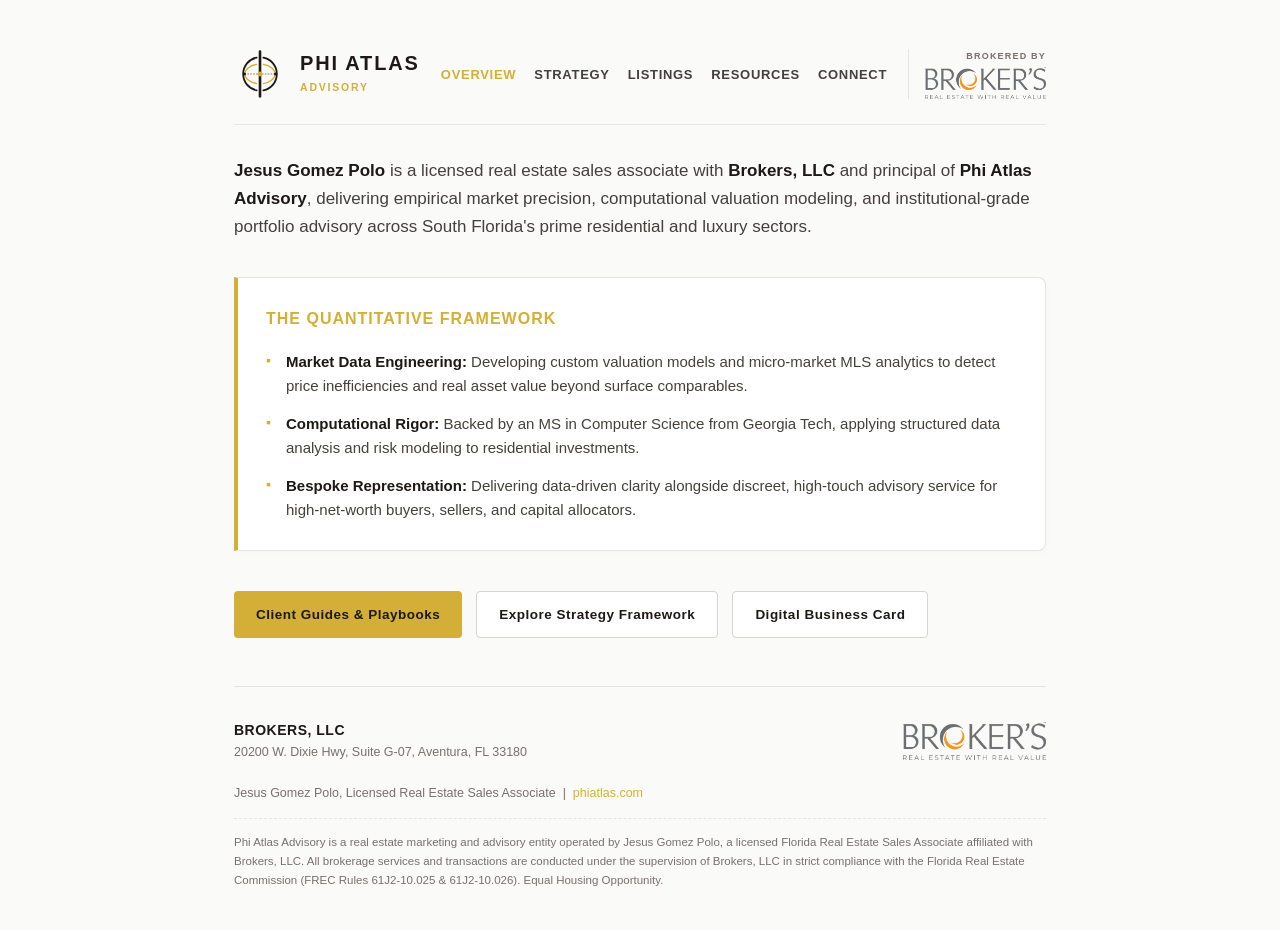
<file: index.html>
<!DOCTYPE html>
<html lang="en">
<head>
  <meta charset="UTF-8">
  <meta name="viewport" content="width=device-width, initial-scale=1.0">
  <title>Phi Atlas Advisory | Quantitative Real Estate &amp; Luxury Strategy</title>
  <meta name="description" content="Institutional-grade, data-driven luxury real estate advisory serving South Florida. Founded on empirical market analysis and computational strategy.">

  <!-- Favicon Suite -->
  <link rel="icon" href="/favicon.ico" sizes="any">
  <link rel="icon" type="image/svg+xml" href="/favicon.svg">
  <link rel="icon" type="image/png" sizes="32x32" href="/favicon-32x32.png">
  <link rel="icon" type="image/png" sizes="16x16" href="/favicon-16x16.png">
  <link rel="apple-touch-icon" sizes="180x180" href="/apple-touch-icon.png">
  <link rel="manifest" href="/site.webmanifest">

  <!-- Core External Stylesheet -->
  <link rel="stylesheet" href="/css/base.css">
  <link rel="stylesheet" href="/css/components/cards.css">
  <script src="/js/components/site-layout.js" defer></script>
</head>
<body>

  <div class="container">
    
    <!-- SHARED HEADER -->
    <site-header></site-header>

    <!-- EDITORIAL & QUANTITATIVE POSITIONING -->
    <main>
      <p class="lead-text">
        <strong>Jesus Gomez Polo</strong> is a licensed real estate sales associate with <strong>Brokers, LLC</strong> and principal of <strong>Phi Atlas Advisory</strong>, delivering empirical market precision, computational valuation modeling, and institutional-grade portfolio advisory across South Florida's prime residential and luxury sectors.
      </p>

      <section class="card">
        <h2>The Quantitative Framework</h2>
        <ul>
          <li>
            <strong>Market Data Engineering:</strong> Developing custom valuation models and micro-market MLS analytics to detect price inefficiencies and real asset value beyond surface comparables.
          </li>
          <li>
            <strong>Computational Rigor:</strong> Backed by an MS in Computer Science from Georgia Tech, applying structured data analysis and risk modeling to residential investments.
          </li>
          <li>
            <strong>Bespoke Representation:</strong> Delivering data-driven clarity alongside discreet, high-touch advisory service for high-net-worth buyers, sellers, and capital allocators.
          </li>
        </ul>
      </section>

      <section class="action-links">
        <a href="/resources" class="btn btn-gold">Client Guides &amp; Playbooks</a>
        <a href="/strategy" class="btn btn-outline">Explore Strategy Framework</a>
        <a href="/connect" class="btn btn-outline">Digital Business Card</a>
      </section>
    </main>

    <!-- SHARED FREC COMPLIANCE FOOTER -->
    <site-footer></site-footer>

  </div>

</body>
</html>
</file>
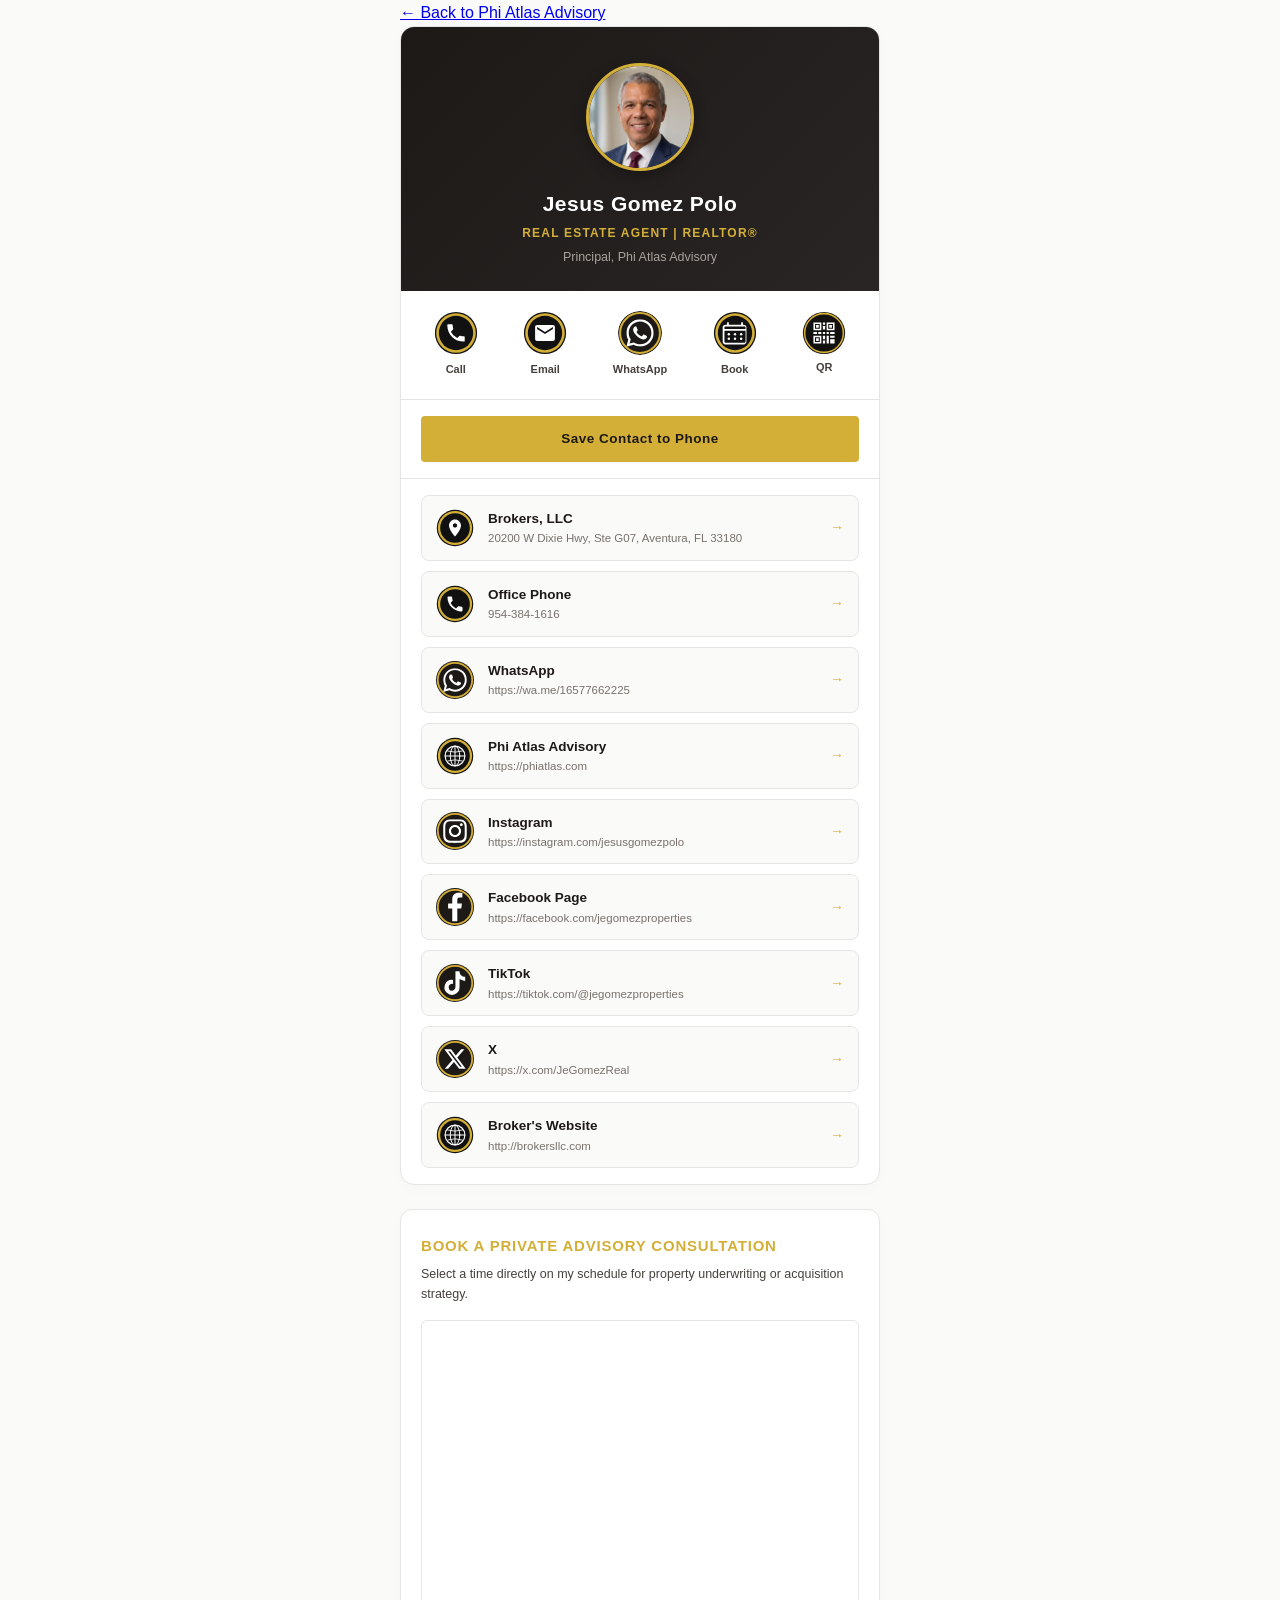
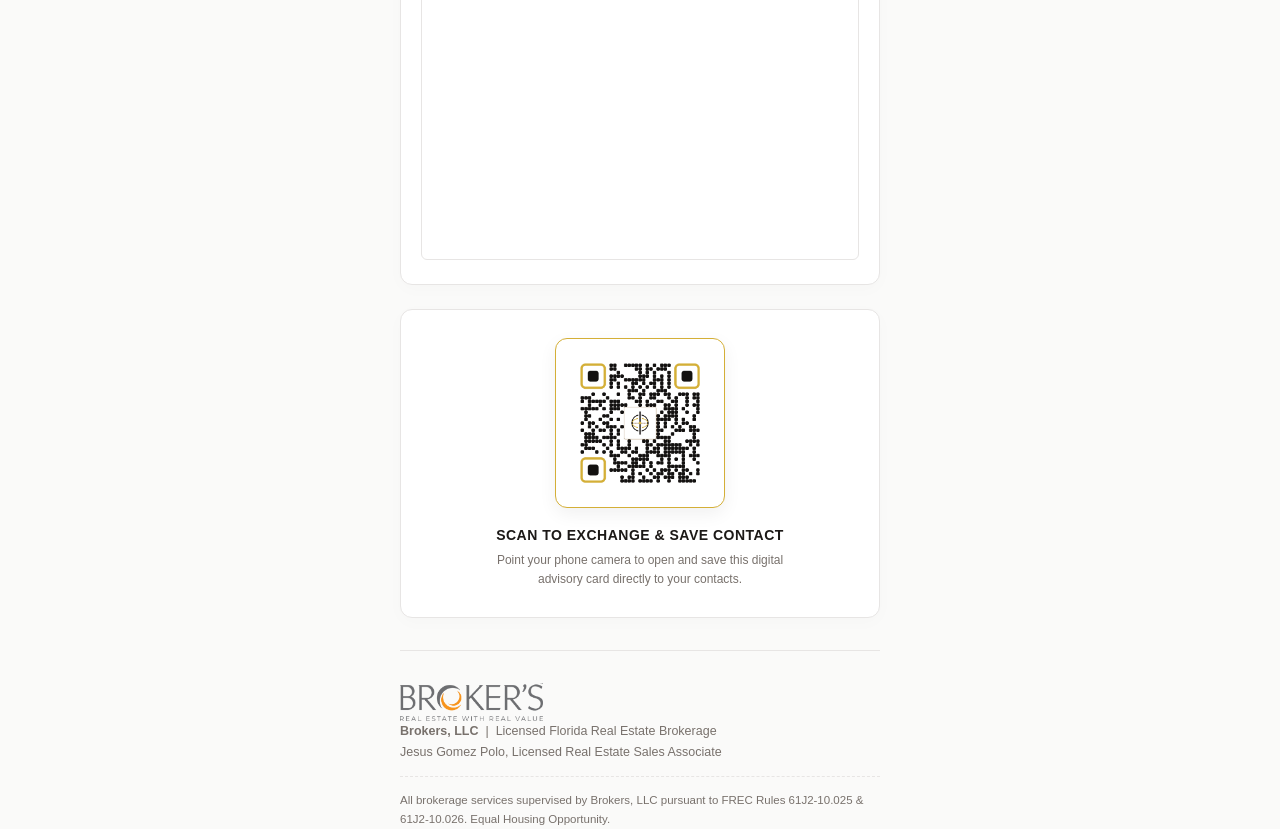
<file: connect/index.html>
<!DOCTYPE html>
<html lang="en">
<head>
  <meta charset="UTF-8">
  <meta name="viewport" content="width=device-width, initial-scale=1.0">
  <title>Connect | Jesus Gomez Polo | Phi Atlas Advisory</title>
  <meta name="description" content="Digital business card and direct advisory consultation scheduling for Jesus Gomez Polo, Licensed Real Estate Sales Associate with Brokers, LLC.">

  <!-- Favicon Suite -->
  <link rel="icon" href="/favicon.ico" sizes="any">
  <link rel="icon" type="image/svg+xml" href="/favicon.svg">
  <link rel="icon" type="image/png" sizes="32x32" href="/favicon-32x32.png">
  <link rel="icon" type="image/png" sizes="16x16" href="/favicon-16x16.png">
  <link rel="apple-touch-icon" sizes="180x180" href="/apple-touch-icon.png">
  <link rel="manifest" href="/site.webmanifest">

  <!-- Decoupled Modular Stylesheets -->
  <link rel="stylesheet" href="/css/base.css">
  <link rel="stylesheet" href="/css/components/connect.css">
</head>
<body>

  <div class="connect-container">
    <a href="/" class="nav-back">&larr; Back to Phi Atlas Advisory</a>

    <!-- THE DIGITAL BIZCARD -->
    <div class="bizcard surface-card">
      
      <!-- Profile Header -->
      <div class="bizcard-header">
        <div class="avatar-wrapper">
          <img src="/headshot.jpeg" alt="Jesus Gomez Polo" class="avatar-img" onerror="this.style.display='none'">
        </div>
        <h1 class="profile-name">Jesus Gomez Polo</h1>
        <p class="profile-title">Real Estate Agent | REALTOR&reg;</p>
        <p class="profile-sub">Principal, Phi Atlas Advisory</p>
      </div>

      <!-- Quick Action Buttons -->
      <div class="quick-actions">
        <a href="tel:+16577662225" class="action-btn">
          <img src="/icons/phone.svg" alt="Call" class="action-circle-icon">
          <span>Call</span>
        </a>
        <a href="mailto:jegomez@phiatlas.com" class="action-btn">
          <img src="/icons/email.svg" alt="Email" class="action-circle-icon">
          <span>Email</span>
        </a>
        <a href="https://wa.me/16577662225" target="_blank" rel="noopener" class="action-btn">
          <img src="/icons/wa.svg" alt="WhatsApp" class="action-circle-icon">
          <span>WhatsApp</span>
        </a>
        <a href="#calendar-booking" class="action-btn">
          <img src="/icons/calendar.svg" alt="Book" class="action-circle-icon">
          <span>Book</span>
        </a>
        <button type="button" class="action-btn" id="open-qr-btn">
          <img src="/icons/qr.svg" alt="Show QR" class="action-circle-icon">
          <span>QR</span>
        </button>
      </div>

      <!-- Integrated VCF Contact Download -->
      <div class="cta-container">
        <a href="data:text/vcard;charset=utf-8,BEGIN%3AVCARD%0AVERSION%3A3.0%0AFN%3AJesus%20Gomez%20Polo%0AORG%3APhi%20Atlas%20Advisory%3BBrokers%20LLC%0ATITLE%3ALicensed%20Real%20Estate%20Sales%20Associate%0ATEL%3BTYPE%3DCELL%3A%2B16577662225%0ATEL%3BTYPE%3DWORK%3A%2B19543841616%0AEMAIL%3Ajegomez%40phiatlas.com%0AURL%3Ahttps%3A%2F%2Fphiatlas.com%0AADR%3BTYPE%3DWORK%3A%3B%3B20200%20West%20Dixie%20Hwy%2C%20Suite%20G07%3BAventura%3BFL%3B33180%3BUSA%0AEND%3AVCARD" 
           download="Jesus_Gomez_Polo.vcf" 
           class="btn btn-gold btn-block">
          Save Contact to Phone
        </a>
      </div>

      <!-- Structured Information Links -->
      <div class="links-list">
        <a href="https://maps.google.com/?q=20200+West+Dixie+Hwy+Suite+G07+Aventura+FL+33180" target="_blank" rel="noopener" class="biz-link-row">
          <div class="link-left">
            <img src="/icons/address.svg" alt="Location" class="link-badge-icon">
            <div>
              <div class="link-text-title">Brokers, LLC</div>
              <div class="link-text-sub">20200 W Dixie Hwy, Ste G07, Aventura, FL 33180</div>
            </div>
          </div>
          <span class="link-arrow">&rarr;</span>
        </a>

        <a href="tel:+19543841616" class="biz-link-row">
          <div class="link-left">
            <img src="/icons/phone.svg" alt="Phone" class="link-badge-icon">
            <div>
              <div class="link-text-title">Office Phone</div>
              <div class="link-text-sub">954-384-1616</div>
            </div>
          </div>
          <span class="link-arrow">&rarr;</span>
        </a>

        <a href="https://wa.me/16577662225" target="_blank" rel="noopener" class="biz-link-row">
          <div class="link-left">
            <img src="/icons/wa.svg" alt="WhatsApp" class="link-badge-icon">
            <div>
              <div class="link-text-title">WhatsApp</div>
              <div class="link-text-sub">https://wa.me/16577662225</div>
            </div>
          </div>
          <span class="link-arrow">&rarr;</span>
        </a>

        <a href="https://phiatlas.com" class="biz-link-row">
          <div class="link-left">
            <img src="/icons/web.svg" alt="Website" class="link-badge-icon">
            <div>
              <div class="link-text-title">Phi Atlas Advisory</div>
              <div class="link-text-sub">https://phiatlas.com</div>
            </div>
          </div>
          <span class="link-arrow">&rarr;</span>
        </a>

        <a href="https://instagram.com/jesusgomezpolo" target="_blank" rel="noopener" class="biz-link-row">
          <div class="link-left">
            <img src="/icons/ig.svg" alt="Instagram" class="link-badge-icon">
            <div>
              <div class="link-text-title">Instagram</div>
              <div class="link-text-sub">https://instagram.com/jesusgomezpolo</div>
            </div>
          </div>
          <span class="link-arrow">&rarr;</span>
        </a>

        <a href="https://www.facebook.com/jegomezproperties" target="_blank" rel="noopener" class="biz-link-row">
          <div class="link-left">
            <img src="/icons/fb.svg" alt="Facebook" class="link-badge-icon">
            <div>
              <div class="link-text-title">Facebook Page</div>
              <div class="link-text-sub">https://facebook.com/jegomezproperties</div>
            </div>
          </div>
          <span class="link-arrow">&rarr;</span>
        </a>

        <a href="https://www.tiktok.com/@jegomezproperties" target="_blank" rel="noopener" class="biz-link-row">
          <div class="link-left">
            <img src="/icons/tt.svg" alt="TikTok" class="link-badge-icon">
            <div>
              <div class="link-text-title">TikTok</div>
              <div class="link-text-sub">https://tiktok.com/@jegomezproperties</div>
            </div>
          </div>
          <span class="link-arrow">&rarr;</span>
        </a>

        <a href="https://x.com/JeGomezReal" target="_blank" rel="noopener" class="biz-link-row">
          <div class="link-left">
            <img src="/icons/X.svg" alt="X" class="link-badge-icon">
            <div>
              <div class="link-text-title">X</div>
              <div class="link-text-sub">https://x.com/JeGomezReal</div>
            </div>
          </div>
          <span class="link-arrow">&rarr;</span>
        </a>

        <a href="http://brokersllc.com" target="_blank" rel="noopener" class="biz-link-row">
          <div class="link-left">
            <img src="/icons/web.svg" alt="Broker's Corporate Site" class="link-badge-icon">
            <div>
              <div class="link-text-title">Broker's Website</div>
              <div class="link-text-sub">http://brokersllc.com</div>
            </div>
          </div>
          <span class="link-arrow">&rarr;</span>
        </a>
      </div>
    </div>

    <!-- CALENDAR BOOKING INTEGRATION -->
    <div id="calendar-booking" class="calendar-card surface-card">
      <h3>Book a Private Advisory Consultation</h3>
      <p>Select a time directly on my schedule for property underwriting or acquisition strategy.</p>
      <div class="calendar-frame-box">
        <iframe 
          src="https://calendar.google.com/calendar/appointments/schedules/AcZssZ3eIXLvlV2OmLWLk4oI3zpPoUa1xPjPFla3DcuqtXv2k3Z3VxcMPwS11rWQcwgeXMACYd0amiSx?gv=true" 
          class="calendar-frame" 
          loading="lazy">
        </iframe>
      </div>
    </div>

    <!-- INLINE QR CODE SHARE CARD -->
    <div id="qr-section" class="qr-share-card surface-card">
      <div class="qr-frame-box">
        <img src="/icons/qr-connect.png" alt="Scan to Connect" class="qr-image">
      </div>
      <h3 class="qr-title">Scan to Exchange &amp; Save Contact</h3>
      <p class="qr-subtitle">Point your phone camera to open and save this digital advisory card directly to your contacts.</p>
    </div>

    <!-- FREC STATUTORY COMPLIANCE FOOTER -->
    <footer class="footer-center">
      <img src="/broker-logo.png" alt="Brokers LLC Logo" class="footer-broker-logo">
      <p><strong>Brokers, LLC</strong> &nbsp;|&nbsp; Licensed Florida Real Estate Brokerage</p>
      <p>Jesus Gomez Polo, Licensed Real Estate Sales Associate</p>
      <p class="footer-compliance-text">
        All brokerage services supervised by Brokers, LLC pursuant to FREC Rules 61J2-10.025 &amp; 61J2-10.026. Equal Housing Opportunity.
      </p>
    </footer>

  </div>

  <!-- FLOATING LUXURY MODAL -->
  <div class="modal-overlay" id="qr-modal" role="dialog" aria-modal="true" aria-labelledby="modal-qr-title">
    <div class="modal-window">
      <button type="button" class="modal-close" id="close-qr-btn" aria-label="Close modal">&times;</button>
      <div class="modal-qr-frame">
        <img src="/icons/qr-connect.png" alt="Scan to Connect" class="qr-image">
      </div>
      <h3 class="modal-title" id="modal-qr-title">Direct Connection</h3>
      <p class="modal-sub">Scan with any camera to instantly load and save Jesus Gomez Polo's advisory card.</p>
    </div>
  </div>

  <script>
    const qrBtn = document.getElementById('open-qr-btn');
    const qrModal = document.getElementById('qr-modal');
    const closeBtn = document.getElementById('close-qr-btn');

    function openModal() {
      qrModal.classList.add('active');
    }

    function closeModal() {
      qrModal.classList.remove('active');
    }

    qrBtn.addEventListener('click', openModal);
    closeBtn.addEventListener('click', closeModal);

    qrModal.addEventListener('click', (e) => {
      if (e.target === qrModal) closeModal();
    });

    document.addEventListener('keydown', (e) => {
      if (e.key === 'Escape' && qrModal.classList.contains('active')) {
        closeModal();
      }
    });
  </script>

</body>
</html>
</file>
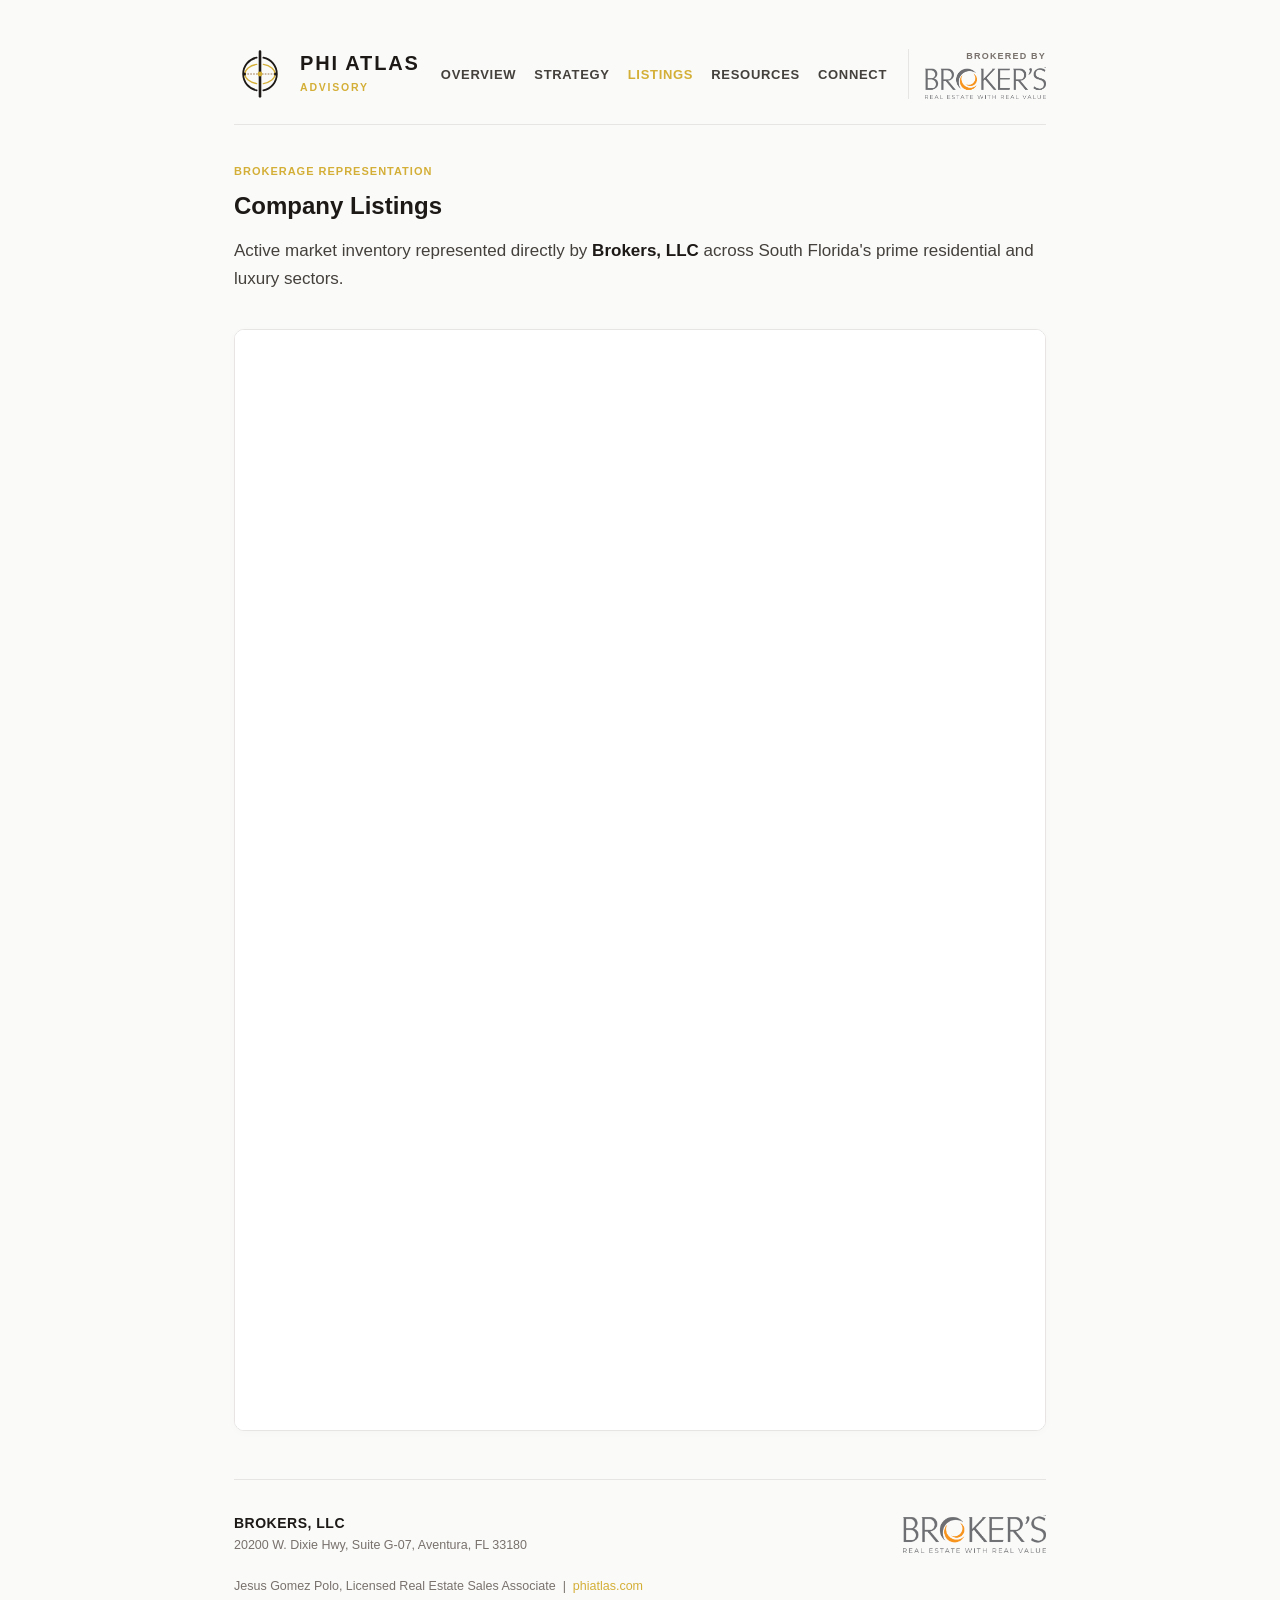
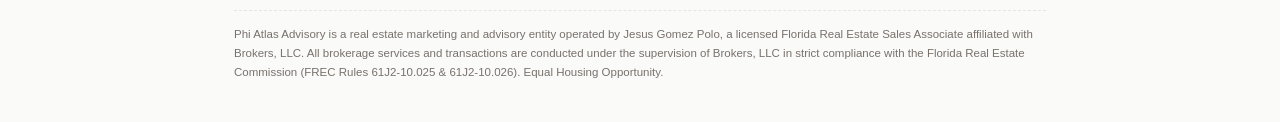
<file: listings/index.html>
<!DOCTYPE html>
<html lang="en">
<head>
  <meta charset="UTF-8">
  <meta name="viewport" content="width=device-width, initial-scale=1.0">
  <title>Company Listings | Phi Atlas Advisory</title>
  <meta name="description" content="Active market inventory represented directly by Brokers, LLC across South Florida's prime residential and luxury sectors.">

  <!-- Favicon Suite -->
  <link rel="icon" href="/favicon.ico" sizes="any">
  <link rel="icon" type="image/svg+xml" href="/favicon.svg">
  <link rel="icon" type="image/png" sizes="32x32" href="/favicon-32x32.png">
  <link rel="icon" type="image/png" sizes="16x16" href="/favicon-16x16.png">
  <link rel="apple-touch-icon" sizes="180x180" href="/apple-touch-icon.png">
  <link rel="manifest" href="/site.webmanifest">

  <!-- Core External Stylesheets -->
  <link rel="stylesheet" href="/css/base.css">
  <link rel="stylesheet" href="/css/components/listings.css">
  <script src="/js/components/site-layout.js" defer></script>
</head>
<body>

  <div class="container">
    
    <!-- SHARED HEADER -->
    <site-header></site-header>

    <!-- MAIN CONTENT -->
    <main>
      <span class="listings-eyebrow">Brokerage Representation</span>
      <h1 class="page-title">Company Listings</h1>
      <p class="lead-text">
        Active market inventory represented directly by <strong>Brokers, LLC</strong> across South Florida's prime residential and luxury sectors.
      </p>

      <section class="idx-frame-card">
        <div class="idx-viewport">
          <iframe 
            src="https://sef.mlsmatrix.com/Matrix/public/IDX.aspx?idx=9c6c2082" 
            title="Brokers LLC Active MLS Listings" 
            loading="lazy" 
            allowfullscreen>
          </iframe>
        </div>
      </section>
    </main>

    <!-- SHARED FREC COMPLIANCE FOOTER -->
    <site-footer></site-footer>

  </div>

</body>
</html>
</file>
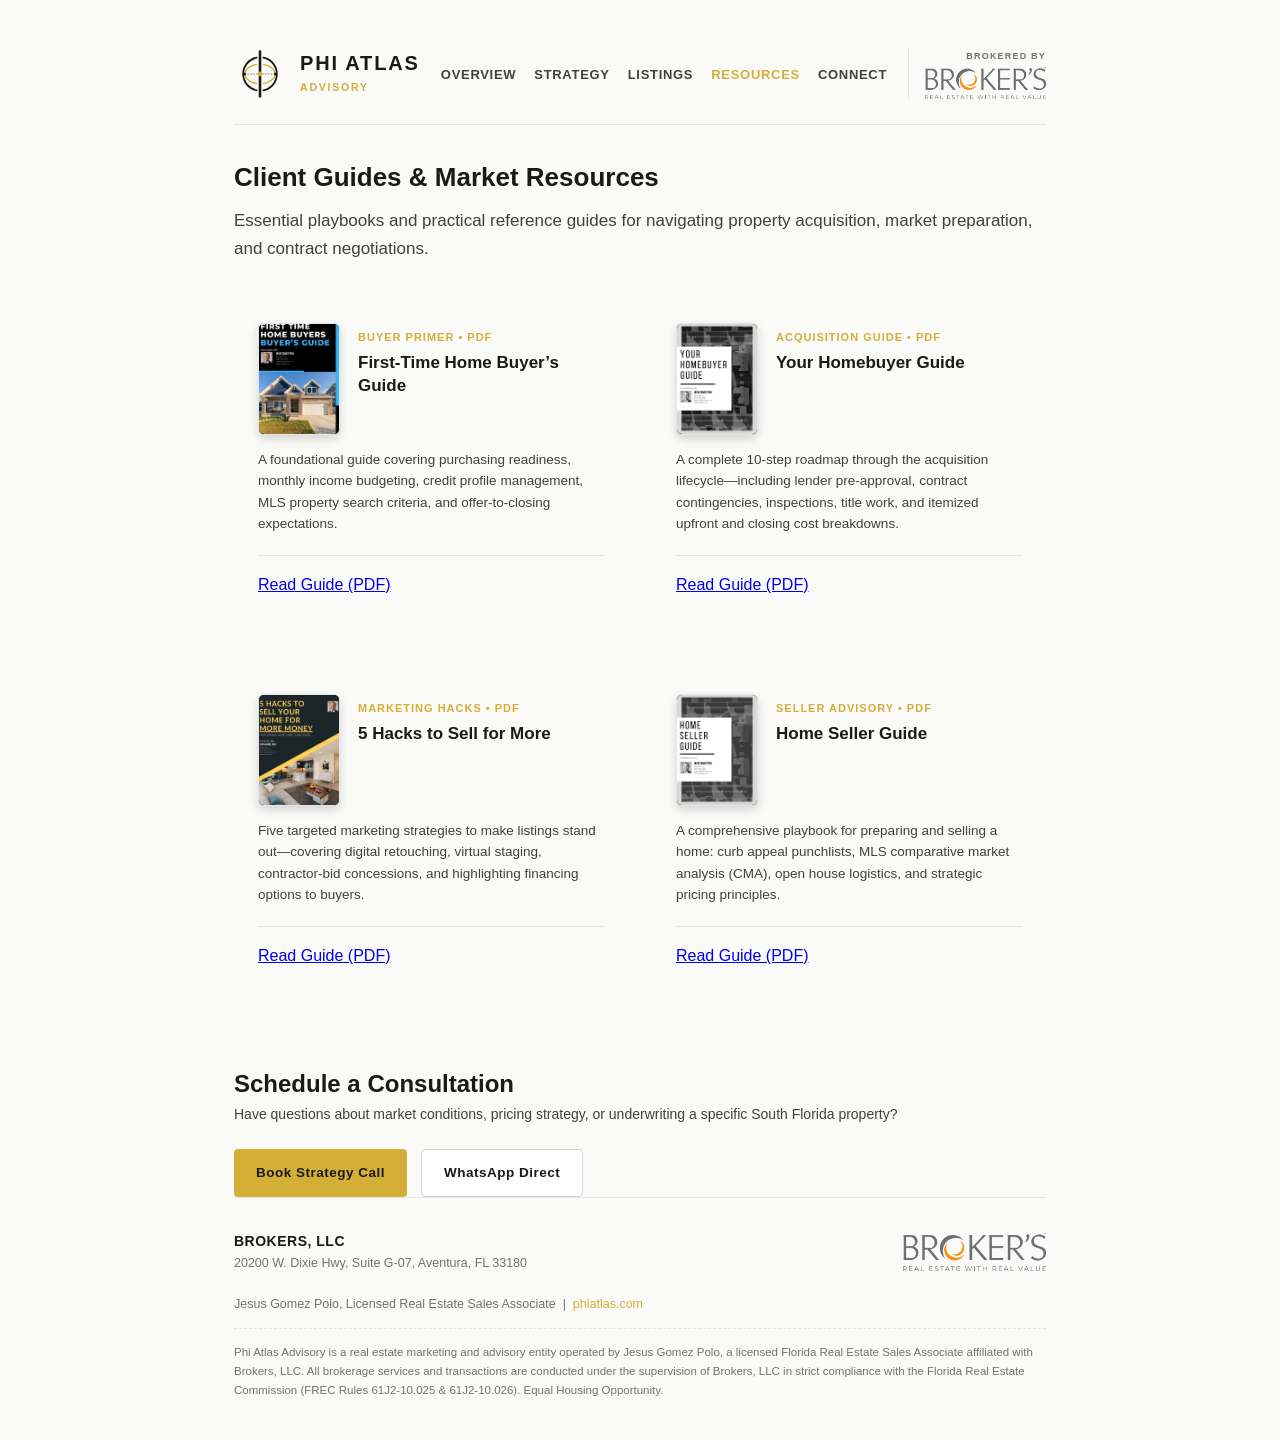
<file: resources/index.html>
<!DOCTYPE html>
<html lang="en">
<head>
  <meta charset="UTF-8">
  <meta name="viewport" content="width=device-width, initial-scale=1.0">
  <title>Client Guides &amp; Market Resources | Phi Atlas Advisory</title>
  <meta name="description" content="Complimentary playbooks and transaction guides for South Florida residential buyers, sellers, and first-time home buyers.">

  <!-- Favicon Suite -->
  <link rel="icon" href="/favicon.ico" sizes="any">
  <link rel="icon" type="image/svg+xml" href="/favicon.svg">
  <link rel="icon" type="image/png" sizes="32x32" href="/favicon-32x32.png">
  <link rel="icon" type="image/png" sizes="16x16" href="/favicon-16x16.png">
  <link rel="apple-touch-icon" sizes="180x180" href="/apple-touch-icon.png">
  <link rel="manifest" href="/site.webmanifest">

  <!-- Core External Stylesheet -->
  <link rel="stylesheet" href="/css/base.css">
  <link rel="stylesheet" href="/css/components/resources.css">


  <script src="/js/components/site-layout.js" defer></script>
</head>
<body>

  <div class="container">
    
    <!-- HEADER -->
    <site-header></site-header>

    <!-- RESOURCES OVERVIEW -->
    <main>
      <div class="resources-header-intro">
        <h1 class="resources-title">Client Guides &amp; Market Resources</h1>
        <p class="lead-text" style="margin-bottom: 0;">
          Essential playbooks and practical reference guides for navigating property acquisition, market preparation, and contract negotiations.
        </p>
      </div>

      <!-- GUIDES GRID -->
      <section class="resources-grid">
        
        <!-- Guide 1: First-Time Home Buyers -->
        <article class="guide-card">
          <div>
            <div class="guide-header-layout">
              <div class="guide-cover-box">
                <img src="/images/cover-first-time-buyer.jpg" alt="First-Time Home Buyers Guide Cover" class="guide-cover-img" onerror="this.parentElement.style.display='none'">
              </div>
              <div>
                <span class="guide-meta-tag">Buyer Primer &bull; PDF</span>
                <h2 class="guide-title">First-Time Home Buyer’s Guide</h2>
              </div>
            </div>
            <p class="guide-description">
              A foundational guide covering purchasing readiness, monthly income budgeting, credit profile management, MLS property search criteria, and offer-to-closing expectations.
            </p>
          </div>
          <div class="guide-actions">
            <a href="https://ebooks.agent3000.com/Ebooks/BuyersGuide2-279683809-MIAMI.pdf?t=ef3f6" target="_blank" rel="noopener" class="guide-btn-single">
              Read Guide (PDF)
            </a>
          </div>
        </article>

        <!-- Guide 2: Comprehensive Homebuyer Guide -->
        <article class="guide-card">
          <div>
            <div class="guide-header-layout">
              <div class="guide-cover-box">
                <img src="/images/cover-buyers-guide.jpg" alt="Homebuyer Guide Cover" class="guide-cover-img" onerror="this.parentElement.style.display='none'">
              </div>
              <div>
                <span class="guide-meta-tag">Acquisition Guide &bull; PDF</span>
                <h2 class="guide-title">Your Homebuyer Guide</h2>
              </div>
            </div>
            <p class="guide-description">
              A complete 10-step roadmap through the acquisition lifecycle—including lender pre-approval, contract contingencies, inspections, title work, and itemized upfront and closing cost breakdowns.
            </p>
          </div>
          <div class="guide-actions">
            <a href="https://ebooks.agent3000.com/Ebooks/BuyersGuide-279683809-MIAMI.pdf?t=6460a" target="_blank" rel="noopener" class="guide-btn-single">
              Read Guide (PDF)
            </a>
          </div>
        </article>

        <!-- Guide 3: 5 Seller Hacks -->
        <article class="guide-card">
          <div>
            <div class="guide-header-layout">
              <div class="guide-cover-box">
                <img src="/images/cover-seller-hacks.jpg" alt="5 Seller Hacks Cover" class="guide-cover-img" onerror="this.parentElement.style.display='none'">
              </div>
              <div>
                <span class="guide-meta-tag">Marketing Hacks &bull; PDF</span>
                <h2 class="guide-title">5 Hacks to Sell for More</h2>
              </div>
            </div>
            <p class="guide-description">
              Five targeted marketing strategies to make listings stand out—covering digital retouching, virtual staging, contractor-bid concessions, and highlighting financing options to buyers.
            </p>
          </div>
          <div class="guide-actions">
            <a href="https://ebooks.agent3000.com/Ebooks/SellersGuide2-279683809-MIAMI.pdf?t=eb8a2" target="_blank" rel="noopener" class="guide-btn-single">
              Read Guide (PDF)
            </a>
          </div>
        </article>

        <!-- Guide 4: Home Seller's Guide -->
        <article class="guide-card">
          <div>
            <div class="guide-header-layout">
              <div class="guide-cover-box">
                <img src="/images/cover-sellers-guide.jpg" alt="Home Seller Guide Cover" class="guide-cover-img" onerror="this.parentElement.style.display='none'">
              </div>
              <div>
                <span class="guide-meta-tag">Seller Advisory &bull; PDF</span>
                <h2 class="guide-title">Home Seller Guide</h2>
              </div>
            </div>
            <p class="guide-description">
              A comprehensive playbook for preparing and selling a home: curb appeal punchlists, MLS comparative market analysis (CMA), open house logistics, and strategic pricing principles.
            </p>
          </div>
          <div class="guide-actions">
            <a href="https://ebooks.agent3000.com/Ebooks/SellersGuide-279683809-MIAMI.pdf?t=02bd5" target="_blank" rel="noopener" class="guide-btn-single">
              Read Guide (PDF)
            </a>
          </div>
        </article>

      </section>

      <!-- ADVISORY CONSULTATION BANNER -->
      <section class="card">
        <h2>Schedule a Consultation</h2>
        <p style="font-size: 14px; color: var(--text-secondary); margin-bottom: 16px;">
          Have questions about market conditions, pricing strategy, or underwriting a specific South Florida property?
        </p>
        <div class="action-links" style="margin-bottom: 0;">
          <a href="/connect#calendar-booking" class="btn btn-gold">Book Strategy Call</a>
          <a href="https://wa.me/16577662225" target="_blank" rel="noopener" class="btn btn-outline">WhatsApp Direct</a>
        </div>
      </section>
    </main>

    <!-- FREC STATUTORY COMPLIANCE FOOTER -->
    <site-footer></site-footer>

  </div>

</body>
</html>
</file>
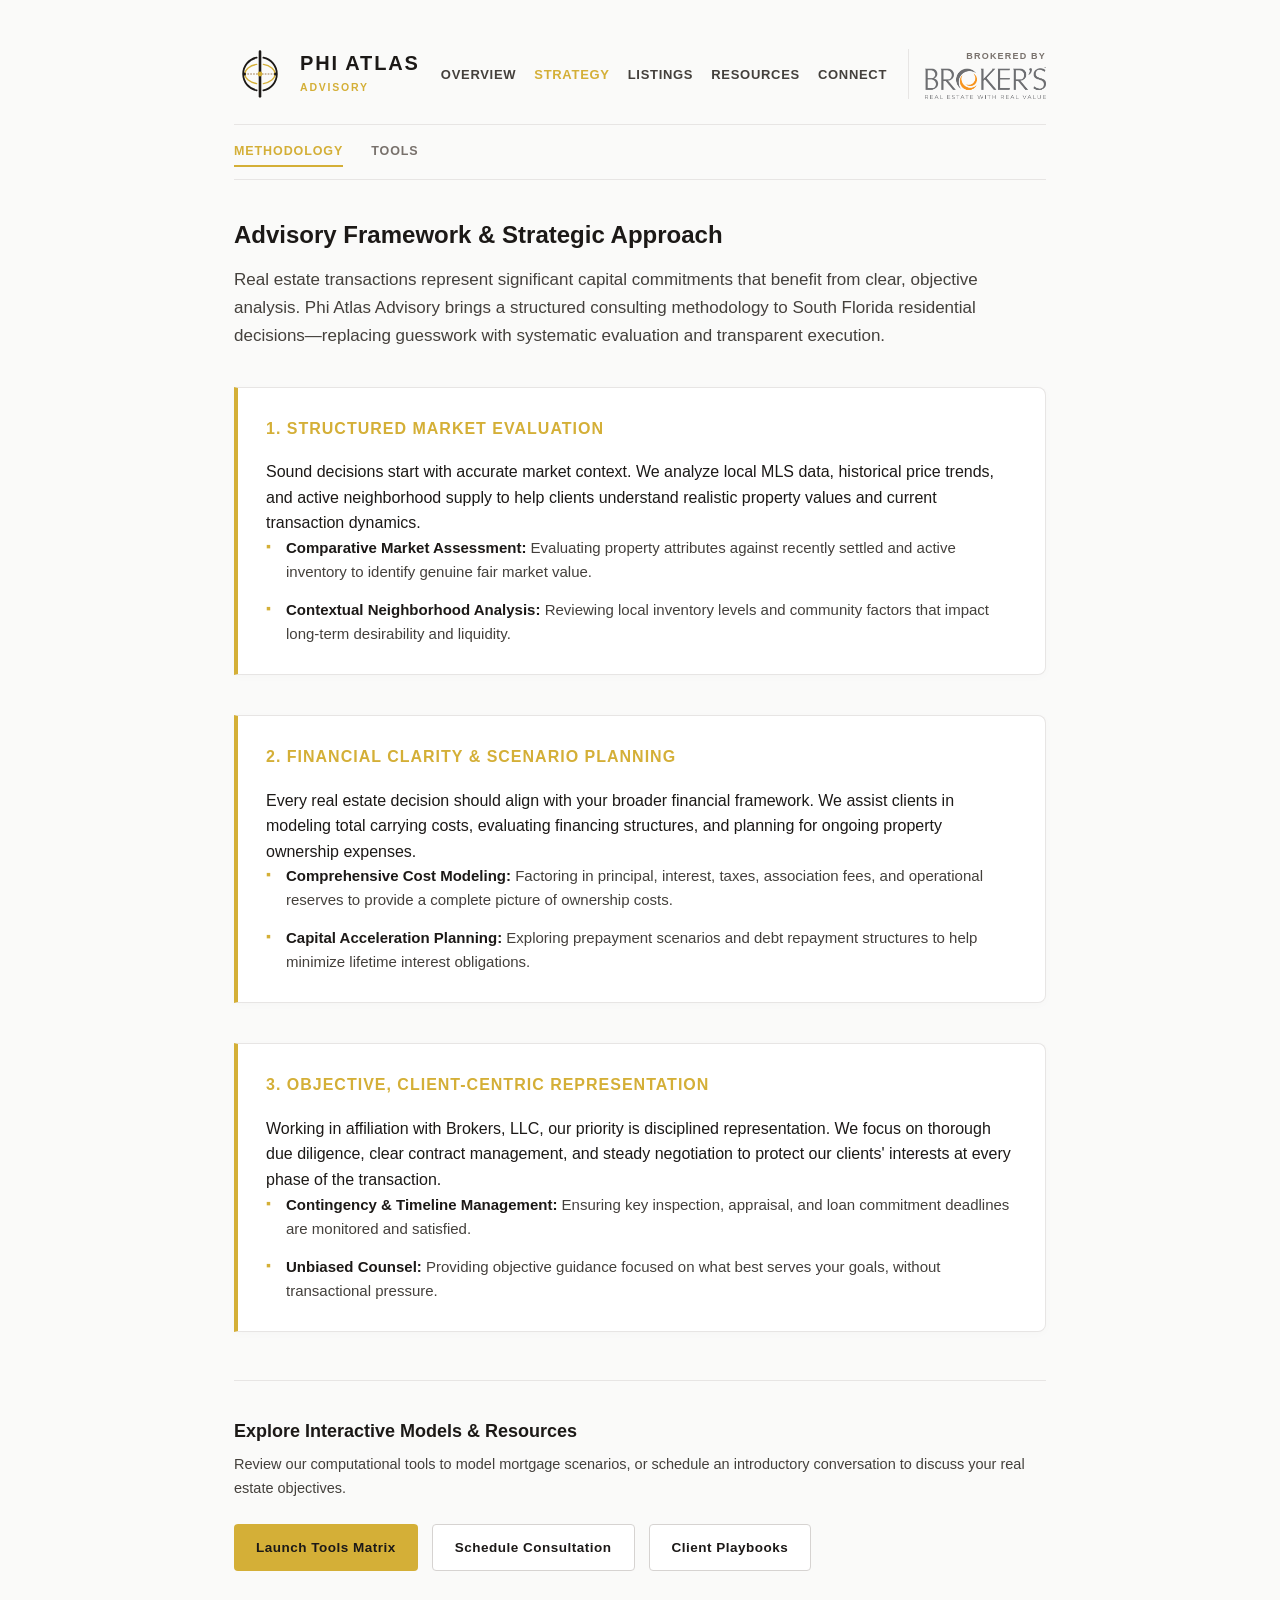
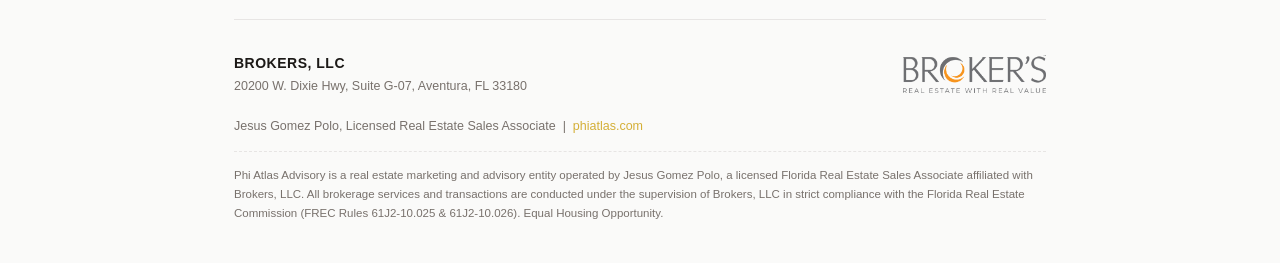
<file: strategy/index.html>
<!DOCTYPE html>
<html lang="en">
<head>
  <meta charset="UTF-8">
  <meta name="viewport" content="width=device-width, initial-scale=1.0">
  <title>Advisory Strategy Framework | Phi Atlas Advisory</title>
  <meta name="description" content="Structured consulting methodology, financial modeling, and client-centric representation for South Florida residential real estate investments.">

  <!-- Favicon Suite -->
  <link rel="icon" href="/favicon.ico" sizes="any">
  <link rel="icon" type="image/svg+xml" href="/favicon.svg">
  <link rel="icon" type="image/png" sizes="32x32" href="/favicon-32x32.png">
  <link rel="icon" type="image/png" sizes="16x16" href="/favicon-16x16.png">
  <link rel="apple-touch-icon" sizes="180x180" href="/apple-touch-icon.png">
  <link rel="manifest" href="/site.webmanifest">

  <!-- Stylesheets -->
  <link rel="stylesheet" href="/css/base.css">
  <link rel="stylesheet" href="/css/components/cards.css">
  <script src="/js/components/site-layout.js" defer></script>
</head>
<body>

  <div class="container">
    
    <!-- LINE 1: PERSISTENT SITE-WIDE HEADER -->
    <site-header></site-header>

    <!-- LINE 2: PERSISTENT STRATEGY SUBNAV -->
    <nav class="subnav-bar" aria-label="Strategy Navigation">
      <a href="/strategy" class="subnav-link active">Methodology</a>
      <a href="/tools" class="subnav-link">Tools</a>
    </nav>

    <!-- MAIN CONTENT -->
    <main>
      <h1 class="page-title">Advisory Framework &amp; Strategic Approach</h1>
      <p class="lead-text">
        Real estate transactions represent significant capital commitments that benefit from clear, objective analysis. Phi Atlas Advisory brings a structured consulting methodology to South Florida residential decisions—replacing guesswork with systematic evaluation and transparent execution.
      </p>

      <section class="card">
        <h2>1. Structured Market Evaluation</h2>
        <p class="card-desc">
          Sound decisions start with accurate market context. We analyze local MLS data, historical price trends, and active neighborhood supply to help clients understand realistic property values and current transaction dynamics.
        </p>
        <ul>
          <li>
            <strong>Comparative Market Assessment:</strong> Evaluating property attributes against recently settled and active inventory to identify genuine fair market value.
          </li>
          <li>
            <strong>Contextual Neighborhood Analysis:</strong> Reviewing local inventory levels and community factors that impact long-term desirability and liquidity.
          </li>
        </ul>
      </section>

      <section class="card">
        <h2>2. Financial Clarity &amp; Scenario Planning</h2>
        <p class="card-desc">
          Every real estate decision should align with your broader financial framework. We assist clients in modeling total carrying costs, evaluating financing structures, and planning for ongoing property ownership expenses.
        </p>
        <ul>
          <li>
            <strong>Comprehensive Cost Modeling:</strong> Factoring in principal, interest, taxes, association fees, and operational reserves to provide a complete picture of ownership costs.
          </li>
          <li>
            <strong>Capital Acceleration Planning:</strong> Exploring prepayment scenarios and debt repayment structures to help minimize lifetime interest obligations.
          </li>
        </ul>
      </section>

      <section class="card">
        <h2>3. Objective, Client-Centric Representation</h2>
        <p class="card-desc">
          Working in affiliation with Brokers, LLC, our priority is disciplined representation. We focus on thorough due diligence, clear contract management, and steady negotiation to protect our clients' interests at every phase of the transaction.
        </p>
        <ul>
          <li>
            <strong>Contingency &amp; Timeline Management:</strong> Ensuring key inspection, appraisal, and loan commitment deadlines are monitored and satisfied.
          </li>
          <li>
            <strong>Unbiased Counsel:</strong> Providing objective guidance focused on what best serves your goals, without transactional pressure.
          </li>
        </ul>
      </section>

      <!-- BRIDGE TO TOOLS & ADVISORY -->
      <section class="section-bridge">
        <h2 class="section-bridge-title">Explore Interactive Models &amp; Resources</h2>
        <p class="section-bridge-desc">
          Review our computational tools to model mortgage scenarios, or schedule an introductory conversation to discuss your real estate objectives.
        </p>
        <div class="action-links">
          <a href="/tools" class="btn btn-gold">Launch Tools Matrix</a>
          <a href="/connect#calendar-booking" class="btn btn-outline">Schedule Consultation</a>
          <a href="/resources" class="btn btn-outline">Client Playbooks</a>
        </div>
      </section>
    </main>

    <!-- FREC STATUTORY FOOTER -->
    <site-footer></site-footer>

  </div>

</body>
</html>
</file>
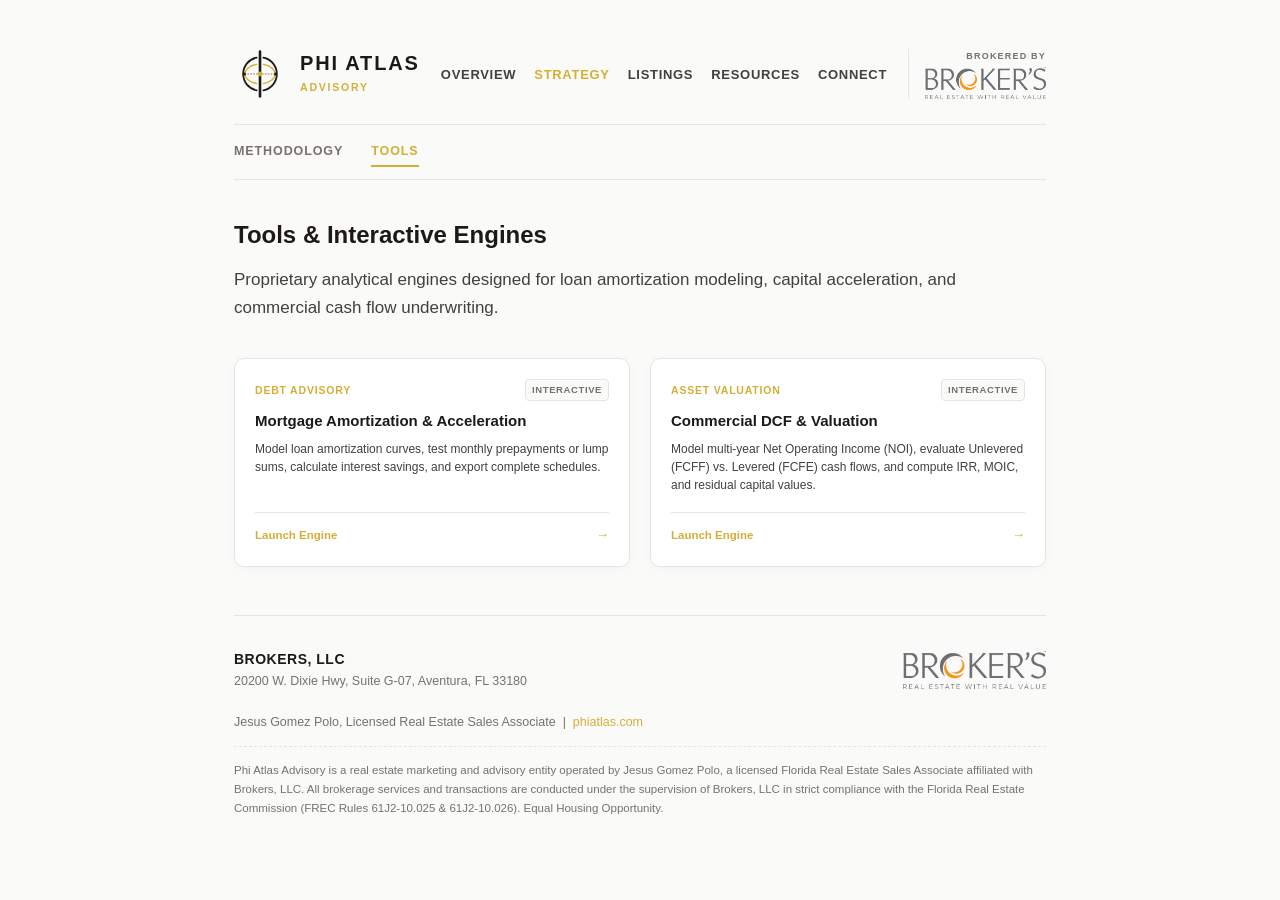
<file: tools/index.html>
<!DOCTYPE html>
<html lang="en">
<head>
  <meta charset="UTF-8">
  <meta name="viewport" content="width=device-width, initial-scale=1.0">
  <title>Advisory Tools Matrix | Phi Atlas Advisory</title>
  <meta name="description" content="Computational financial models and industry analytical engines for South Florida commercial and residential real estate investments.">

  <!-- Favicon Suite -->
  <link rel="icon" href="/favicon.ico" sizes="any">
  <link rel="icon" type="image/svg+xml" href="/favicon.svg">
  <link rel="icon" type="image/png" sizes="32x32" href="/favicon-32x32.png">
  <link rel="icon" type="image/png" sizes="16x16" href="/favicon-16x16.png">
  <link rel="apple-touch-icon" sizes="180x180" href="/apple-touch-icon.png">
  <link rel="manifest" href="/site.webmanifest">

  <!-- Decoupled Modular Stylesheets -->
  <link rel="stylesheet" href="/css/base.css">
  <link rel="stylesheet" href="/css/components/launchpad.css">
  <script src="/js/components/site-layout.js" defer></script>
</head>
<body>

  <div class="container">
    
    <!-- LINE 1: PERSISTENT SITE-WIDE HEADER -->
    <site-header></site-header>

    <!-- LINE 2: PERSISTENT STRATEGY SUBNAV -->
    <nav class="subnav-bar" aria-label="Strategy Navigation">
      <a href="/strategy" class="subnav-link">Methodology</a>
      <a href="/tools" class="subnav-link active">Tools</a>
    </nav>

    <!-- MAIN TOOLS LAUNCHPAD -->
    <main>
      <h1 class="page-title">Tools &amp; Interactive Engines</h1>
      <p class="lead-text">
        Proprietary analytical engines designed for loan amortization modeling, capital acceleration, and commercial cash flow underwriting.
      </p>

      <div class="launchpad-matrix">

        <!-- TILE 1: AMORTIZATION ENGINE (ACTIVE) -->
        <a href="/tools/mortgage-amortization" class="fiori-tile">
          <div class="tile-top">
            <div class="tile-header-row">
              <span class="tile-category">Debt Advisory</span>
              <span class="tile-type-tag">Interactive</span>
            </div>
            <h2 class="tile-title">Mortgage Amortization &amp; Acceleration</h2>
            <p class="tile-desc">Model loan amortization curves, test monthly prepayments or lump sums, calculate interest savings, and export complete schedules.</p>
          </div>
          <div class="tile-bottom">
            <span>Launch Engine</span>
            <span class="tile-action-icon">&rarr;</span>
          </div>
        </a>

        <!-- TILE 2: COMMERCIAL DCF & VALUATION ENGINE (ACTIVE) -->
        <a href="/tools/property-valuation" class="fiori-tile">
          <div class="tile-top">
            <div class="tile-header-row">
              <span class="tile-category">Asset Valuation</span>
              <span class="tile-type-tag">Interactive</span>
            </div>
            <h2 class="tile-title">Commercial DCF &amp; Valuation</h2>
            <p class="tile-desc">Model multi-year Net Operating Income (NOI), evaluate Unlevered (FCFF) vs. Levered (FCFE) cash flows, and compute IRR, MOIC, and residual capital values.</p>
          </div>
          <div class="tile-bottom">
            <span>Launch Engine</span>
            <span class="tile-action-icon">&rarr;</span>
          </div>
        </a>

      </div>
    </main>

    <!-- FREC STATUTORY FOOTER -->
    <site-footer></site-footer>

  </div>

</body>
</html>
</file>
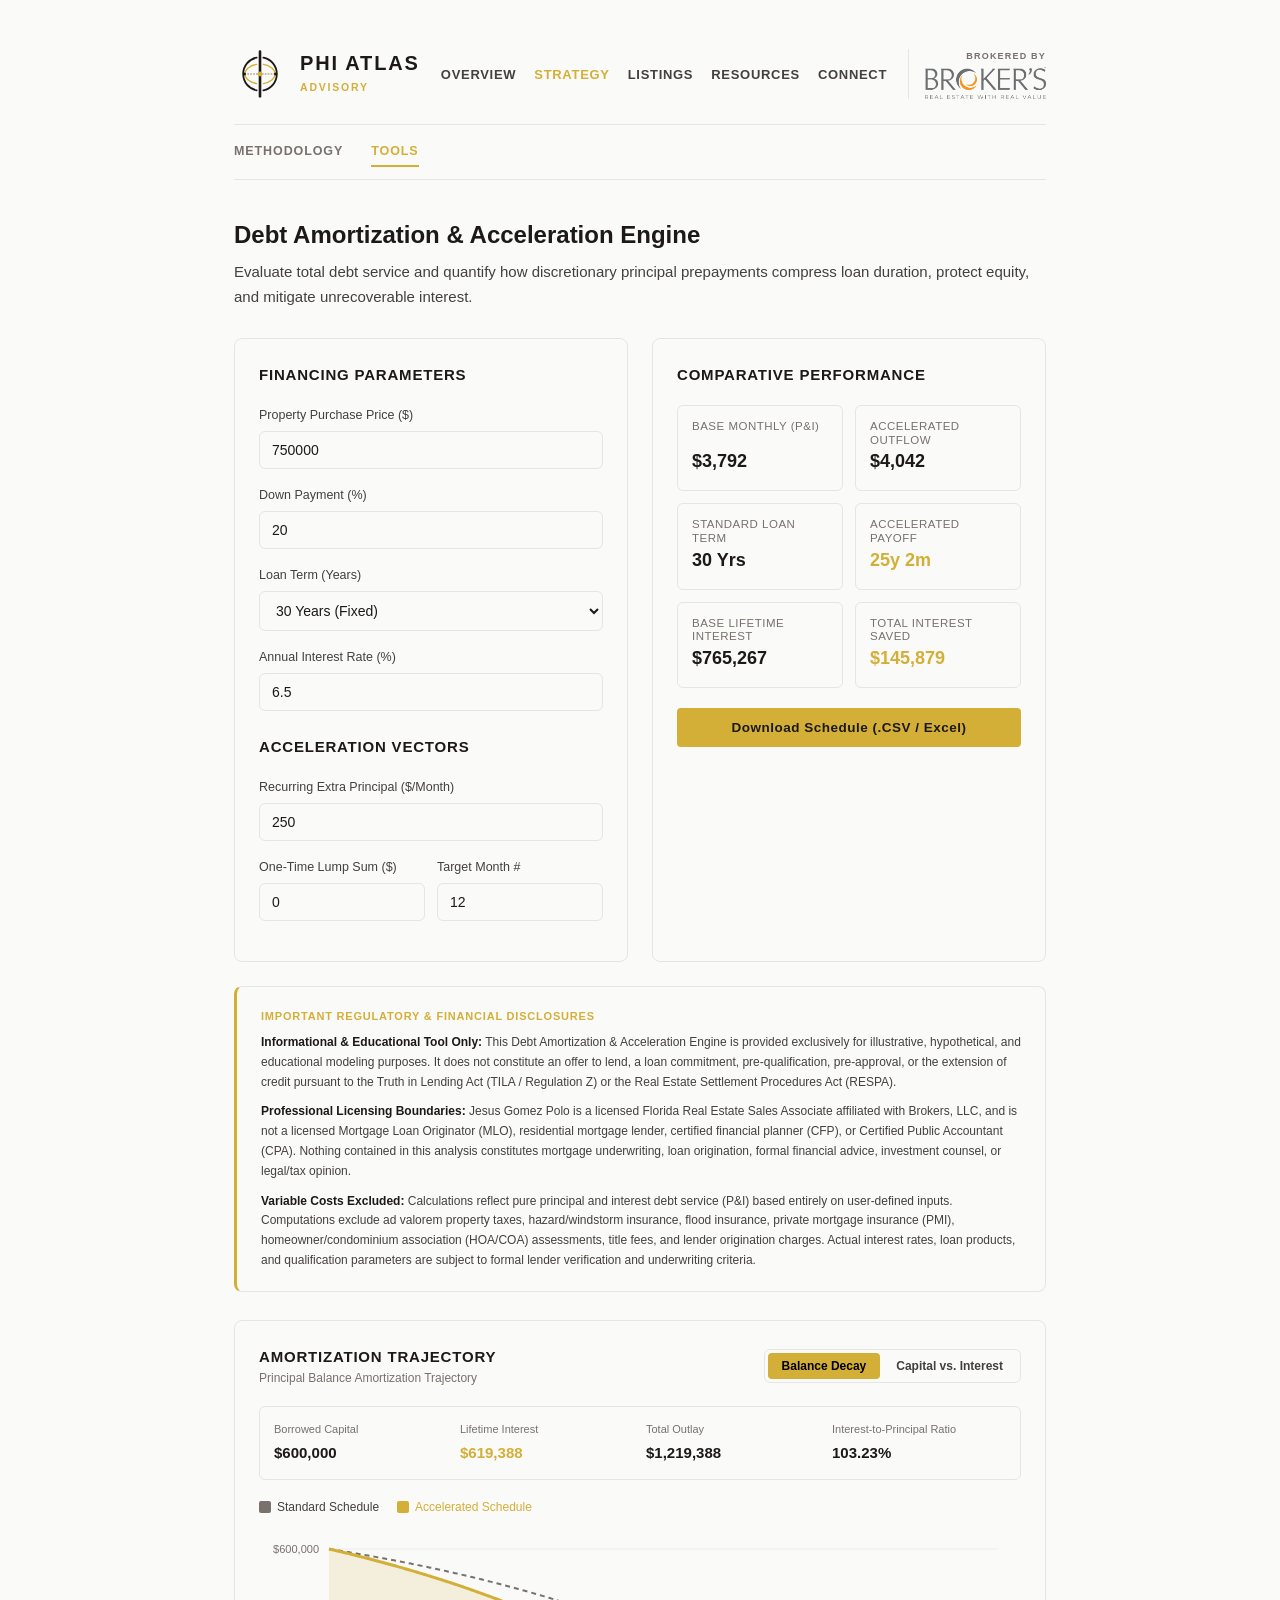
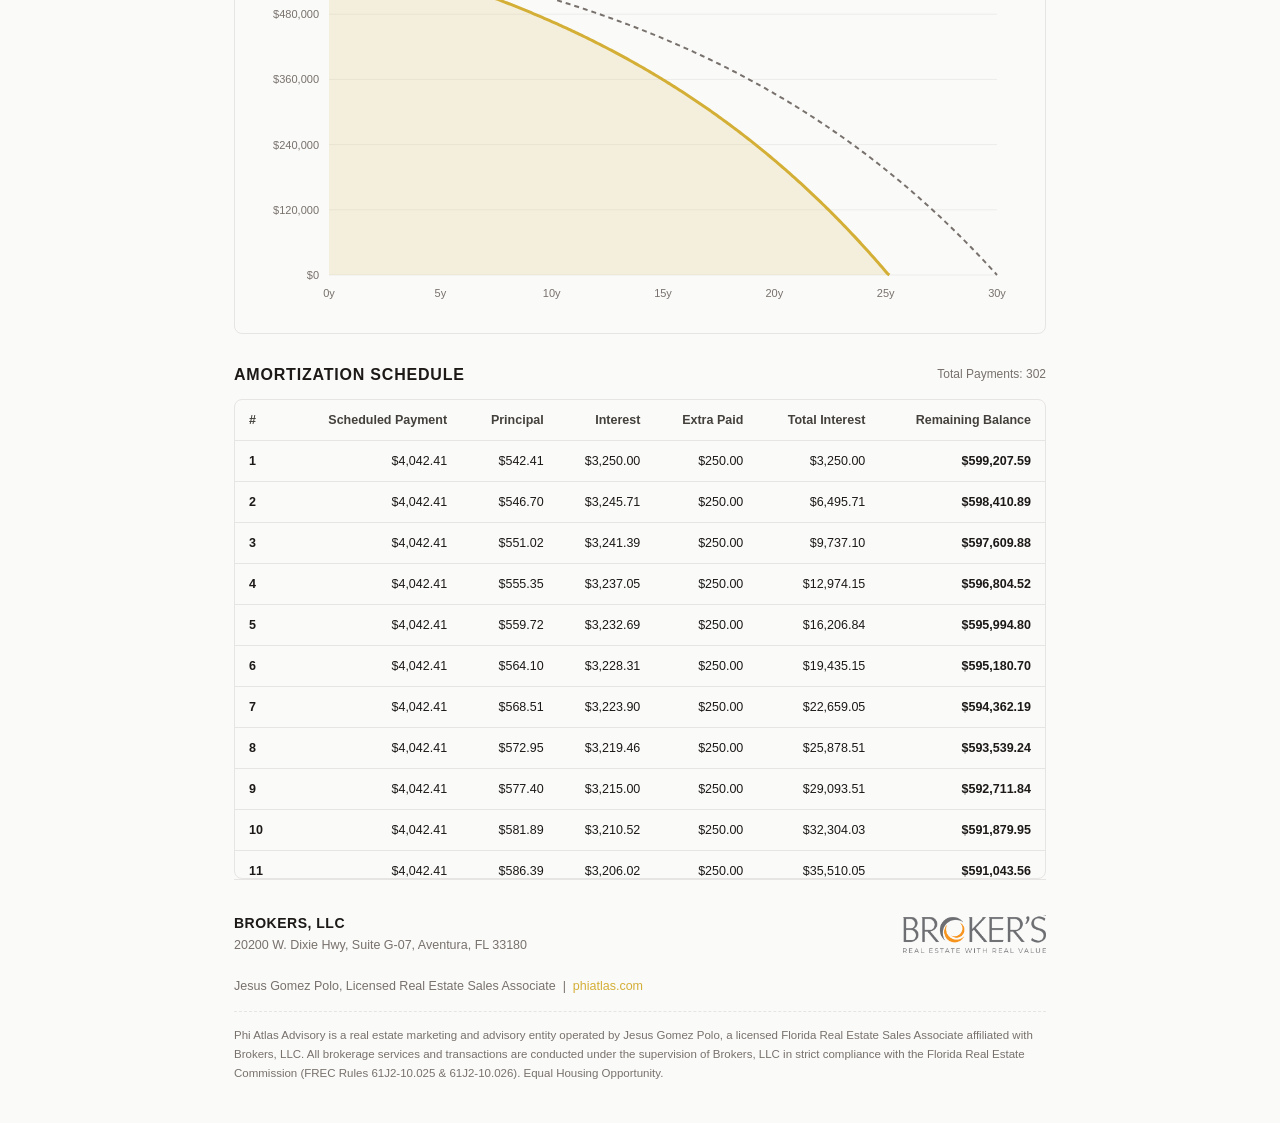
<file: tools/mortgage-amortization/index.html>
<!DOCTYPE html>
<html lang="en">
<head>
  <meta charset="UTF-8">
  <meta name="viewport" content="width=device-width, initial-scale=1.0">
  <title>Mortgage Amortization &amp; Acceleration Engine | Phi Atlas Advisory</title>
  <meta name="description" content="Calculate loan amortization, quantify total interest savings via accelerated principal prepayments, analyze capital vs. interest distributions, and export schedules directly to Excel.">

  <!-- Favicon Suite -->
  <link rel="icon" href="/favicon.ico" sizes="any">
  <link rel="icon" type="image/svg+xml" href="/favicon.svg">
  <link rel="icon" type="image/png" sizes="32x32" href="/favicon-32x32.png">
  <link rel="apple-touch-icon" sizes="180x180" href="/apple-touch-icon.png">
  <link rel="manifest" href="/site.webmanifest">

  <!-- Decoupled Modular Stylesheets -->
  <link rel="stylesheet" href="/css/base.css">
  <link rel="stylesheet" href="/css/components/calculator.css">
  <script src="/js/components/site-layout.js" defer></script>
</head>
<body>

  <div class="container">
    
    <!-- LINE 1: PERSISTENT SITE-WIDE HEADER -->
    <site-header></site-header>

    <!-- LINE 2: PERSISTENT STRATEGY SUBNAV -->
    <nav class="subnav-bar" aria-label="Strategy Navigation">
      <a href="/strategy" class="subnav-link">Methodology</a>
      <a href="/tools" class="subnav-link active">Tools</a>
    </nav>

    <!-- CALCULATOR ENGINE -->
    <main>
      <div style="margin-bottom: 28px;">
        <h1 style="font-size: 24px; font-weight: 700; margin-bottom: 6px;">Debt Amortization &amp; Acceleration Engine</h1>
        <p class="lead-text" style="margin-bottom: 0; font-size: 15px;">
          Evaluate total debt service and quantify how discretionary principal prepayments compress loan duration, protect equity, and mitigate unrecoverable interest.
        </p>
      </div>

      <div class="calc-grid">
        
        <!-- INPUTS PANEL -->
        <div class="calc-panel">
          <h2>Financing Parameters</h2>
          
          <div class="form-group">
            <label for="homePrice">Property Purchase Price ($)</label>
            <input type="number" id="homePrice" value="750000" step="5000">
          </div>

          <div class="form-group">
            <label for="downPaymentPercent">Down Payment (%)</label>
            <input type="number" id="downPaymentPercent" value="20" min="0" max="100" step="1">
          </div>

          <div class="form-group">
            <label for="loanTermYears">Loan Term (Years)</label>
            <select id="loanTermYears">
              <option value="30" selected>30 Years (Fixed)</option>
              <option value="20">20 Years (Fixed)</option>
              <option value="15">15 Years (Fixed)</option>
              <option value="10">10 Years (Fixed)</option>
            </select>
          </div>

          <div class="form-group">
            <label for="interestRate">Annual Interest Rate (%)</label>
            <input type="number" id="interestRate" value="6.5" step="0.05">
          </div>

          <h2 style="margin-top: 24px;">Acceleration Vectors</h2>

          <div class="form-group">
            <label for="extraMonthly">Recurring Extra Principal ($/Month)</label>
            <input type="number" id="extraMonthly" value="250" step="50">
          </div>

          <div style="display: grid; grid-template-columns: 1fr 1fr; gap: 12px;">
            <div class="form-group">
              <label for="lumpSumAmount">One-Time Lump Sum ($)</label>
              <input type="number" id="lumpSumAmount" value="0" step="1000">
            </div>
            <div class="form-group">
              <label for="lumpSumMonth">Target Month #</label>
              <input type="number" id="lumpSumMonth" value="12" min="1" max="360">
            </div>
          </div>
        </div>

        <!-- PERFORMANCE OUTPUTS PANEL -->
        <div class="calc-panel">
          <h2>Comparative Performance</h2>

          <div class="kpi-matrix">
            <div class="kpi-card">
              <div class="kpi-label">Base Monthly (P&amp;I)</div>
              <div class="kpi-val" id="dispBaseMonthly">$0</div>
            </div>
            <div class="kpi-card">
              <div class="kpi-label">Accelerated Outflow</div>
              <div class="kpi-val" id="dispTotalMonthly">$0</div>
            </div>
            <div class="kpi-card">
              <div class="kpi-label">Standard Loan Term</div>
              <div class="kpi-val" id="dispBaseTerm">30 Yrs</div>
            </div>
            <div class="kpi-card">
              <div class="kpi-label">Accelerated Payoff</div>
              <div class="kpi-val highlight" id="dispAccelTerm">0 Yrs</div>
            </div>
            <div class="kpi-card">
              <div class="kpi-label">Base Lifetime Interest</div>
              <div class="kpi-val" id="dispBaseInterest">$0</div>
            </div>
            <div class="kpi-card">
              <div class="kpi-label">Total Interest Saved</div>
              <div class="kpi-val highlight" id="dispSavedInterest">$0</div>
            </div>
          </div>

          <div style="margin-top: 20px;">
            <button id="btnExportCsv" class="btn btn-gold" style="width: 100%; border: none; cursor: pointer;">
              Download Schedule (.CSV / Excel)
            </button>
          </div>
        </div>

      </div>

      <!-- REGULATORY & NON-LENDING STATUTORY DISCLAIMER -->
      <section class="compliance-callout-card">
        <div class="compliance-badge">Important Regulatory &amp; Financial Disclosures</div>
        <p>
          <strong>Informational &amp; Educational Tool Only:</strong> This Debt Amortization &amp; Acceleration Engine is provided exclusively for illustrative, hypothetical, and educational modeling purposes. It does not constitute an offer to lend, a loan commitment, pre-qualification, pre-approval, or the extension of credit pursuant to the Truth in Lending Act (TILA / Regulation Z) or the Real Estate Settlement Procedures Act (RESPA).
        </p>
        <p>
          <strong>Professional Licensing Boundaries:</strong> Jesus Gomez Polo is a licensed Florida Real Estate Sales Associate affiliated with Brokers, LLC, and is not a licensed Mortgage Loan Originator (MLO), residential mortgage lender, certified financial planner (CFP), or Certified Public Accountant (CPA). Nothing contained in this analysis constitutes mortgage underwriting, loan origination, formal financial advice, investment counsel, or legal/tax opinion.
        </p>
        <p style="margin-bottom: 0;">
          <strong>Variable Costs Excluded:</strong> Calculations reflect pure principal and interest debt service (P&amp;I) based entirely on user-defined inputs. Computations exclude ad valorem property taxes, hazard/windstorm insurance, flood insurance, private mortgage insurance (PMI), homeowner/condominium association (HOA/COA) assessments, title fees, and lender origination charges. Actual interest rates, loan products, and qualification parameters are subject to formal lender verification and underwriting criteria.
        </p>
      </section>

      <!-- VISUAL ANALYSIS SUITE -->
      <section class="chart-card">
        <div class="chart-header">
          <div class="chart-title-group">
            <span class="chart-title" id="chartViewTitle">Amortization Trajectory</span>
            <span class="chart-subtitle" id="chartViewSubtitle">Principal Balance Amortization Trajectory</span>
          </div>
          <div class="chart-view-toggle">
            <button type="button" class="toggle-btn active" id="btnViewBalance">Balance Decay</button>
            <button type="button" class="toggle-btn" id="btnViewCapVsInt">Capital vs. Interest</button>
          </div>
        </div>

        <!-- Capital vs Interest Analytical Matrix -->
        <div class="capital-interest-summary">
          <div class="cis-item">
            <span class="cis-label">Borrowed Capital</span>
            <span class="cis-value" id="summaryPrincipal">$0</span>
          </div>
          <div class="cis-item">
            <span class="cis-label">Lifetime Interest</span>
            <span class="cis-value gold" id="summaryInterest">$0</span>
          </div>
          <div class="cis-item">
            <span class="cis-label">Total Outlay</span>
            <span class="cis-value" id="summaryTotalPaid">$0</span>
          </div>
          <div class="cis-item">
            <span class="cis-label">Interest-to-Principal Ratio</span>
            <span class="cis-value" id="summaryCostRatio">0%</span>
          </div>
        </div>

        <!-- Dynamic Legend -->
        <div class="chart-legend" id="chartLegend"></div>

        <!-- Canvas Frame -->
        <div class="canvas-container">
          <canvas id="amortizationCanvas"></canvas>
        </div>
      </section>

      <!-- AMORTIZATION SCHEDULE TABLE -->
      <section>
        <div style="display: flex; justify-content: space-between; align-items: center; margin-bottom: 12px;">
          <h2 style="font-size: 16px; font-weight: 700; text-transform: uppercase; letter-spacing: 0.8px;">Amortization Schedule</h2>
          <span style="font-size: 12px; color: var(--text-muted);" id="scheduleCount">Showing all payments</span>
        </div>
        
        <div class="table-wrapper">
          <table class="data-table">
            <thead>
              <tr>
                <th style="text-align: left;">#</th>
                <th>Scheduled Payment</th>
                <th>Principal</th>
                <th>Interest</th>
                <th>Extra Paid</th>
                <th>Total Interest</th>
                <th>Remaining Balance</th>
              </tr>
            </thead>
            <tbody id="scheduleBody"></tbody>
          </table>
        </div>
      </section>
    </main>

    <!-- FREC FOOTER -->
    <site-footer></site-footer>

  </div>

  <!-- APPLICATION CONTROLLER MODULE -->
  <script type="module" src="/js/controllers/mortgage-controller.js"></script>
</body>
</html>
</file>
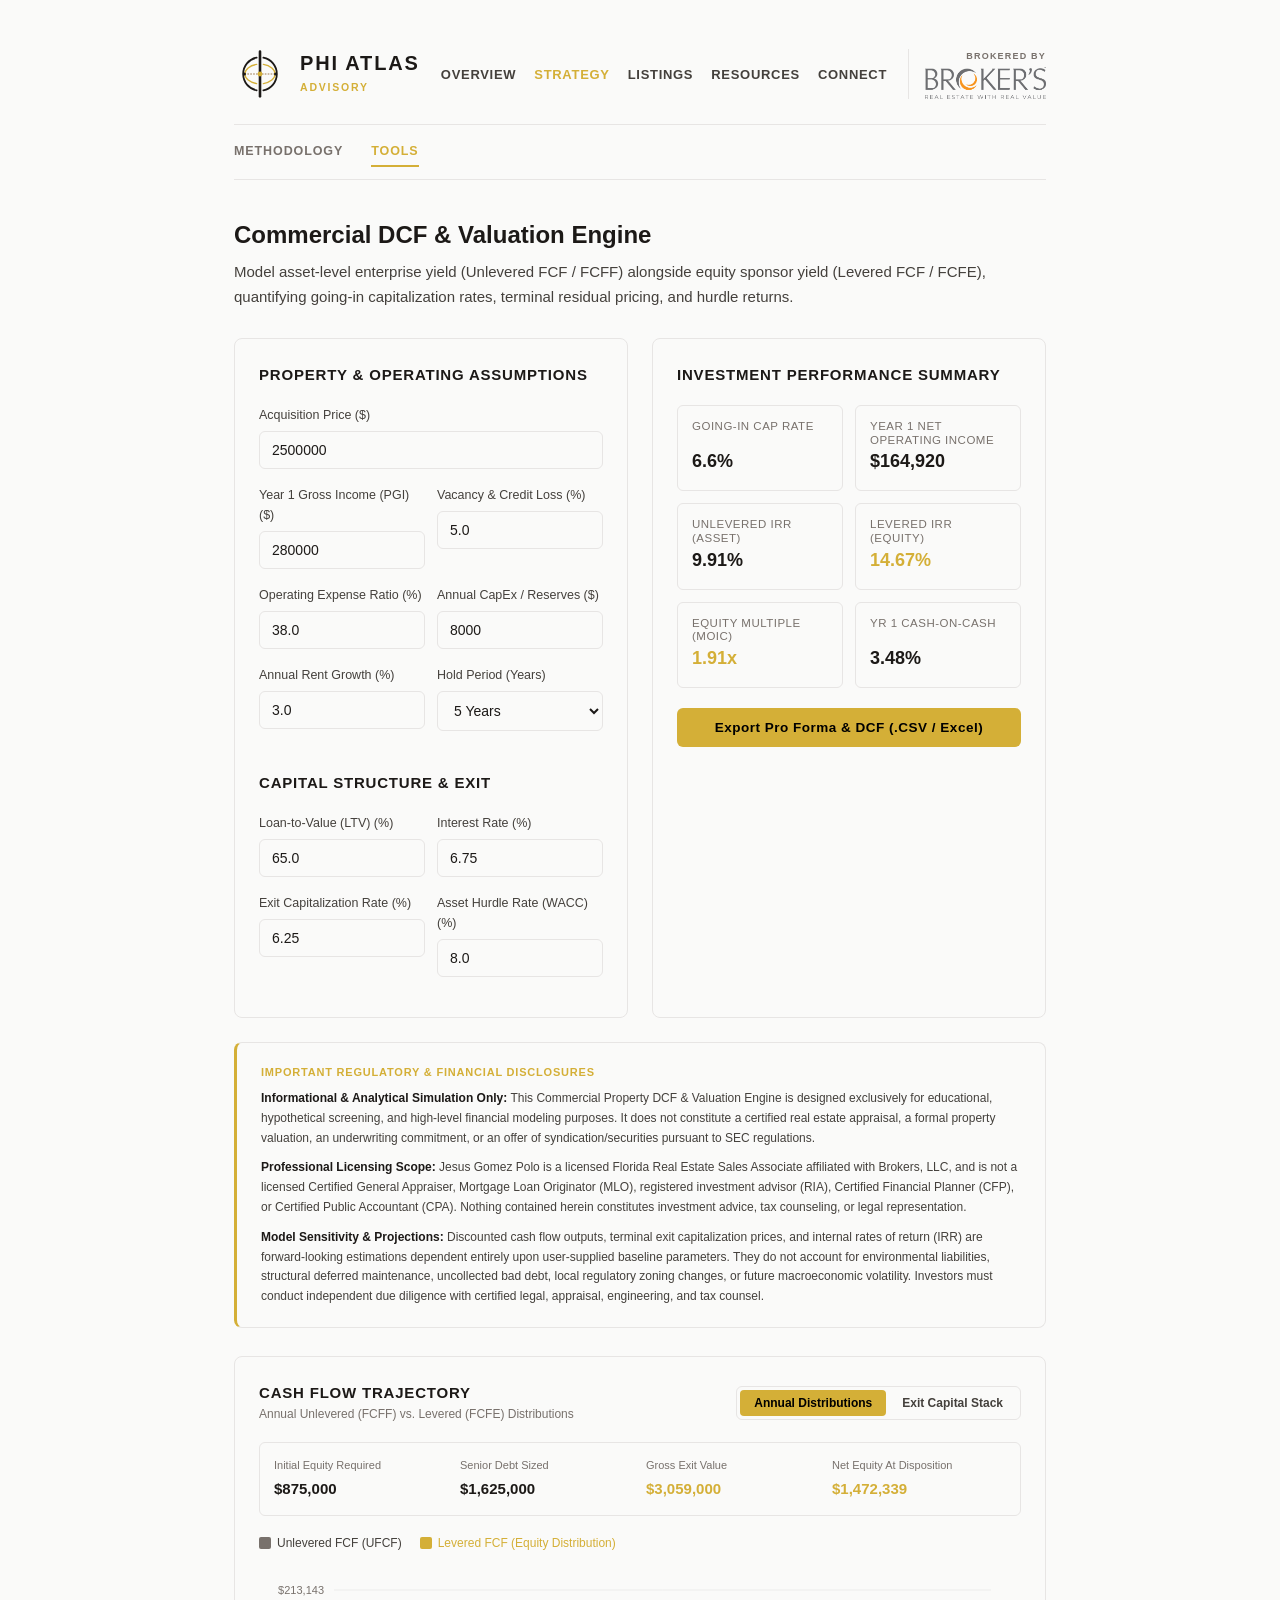
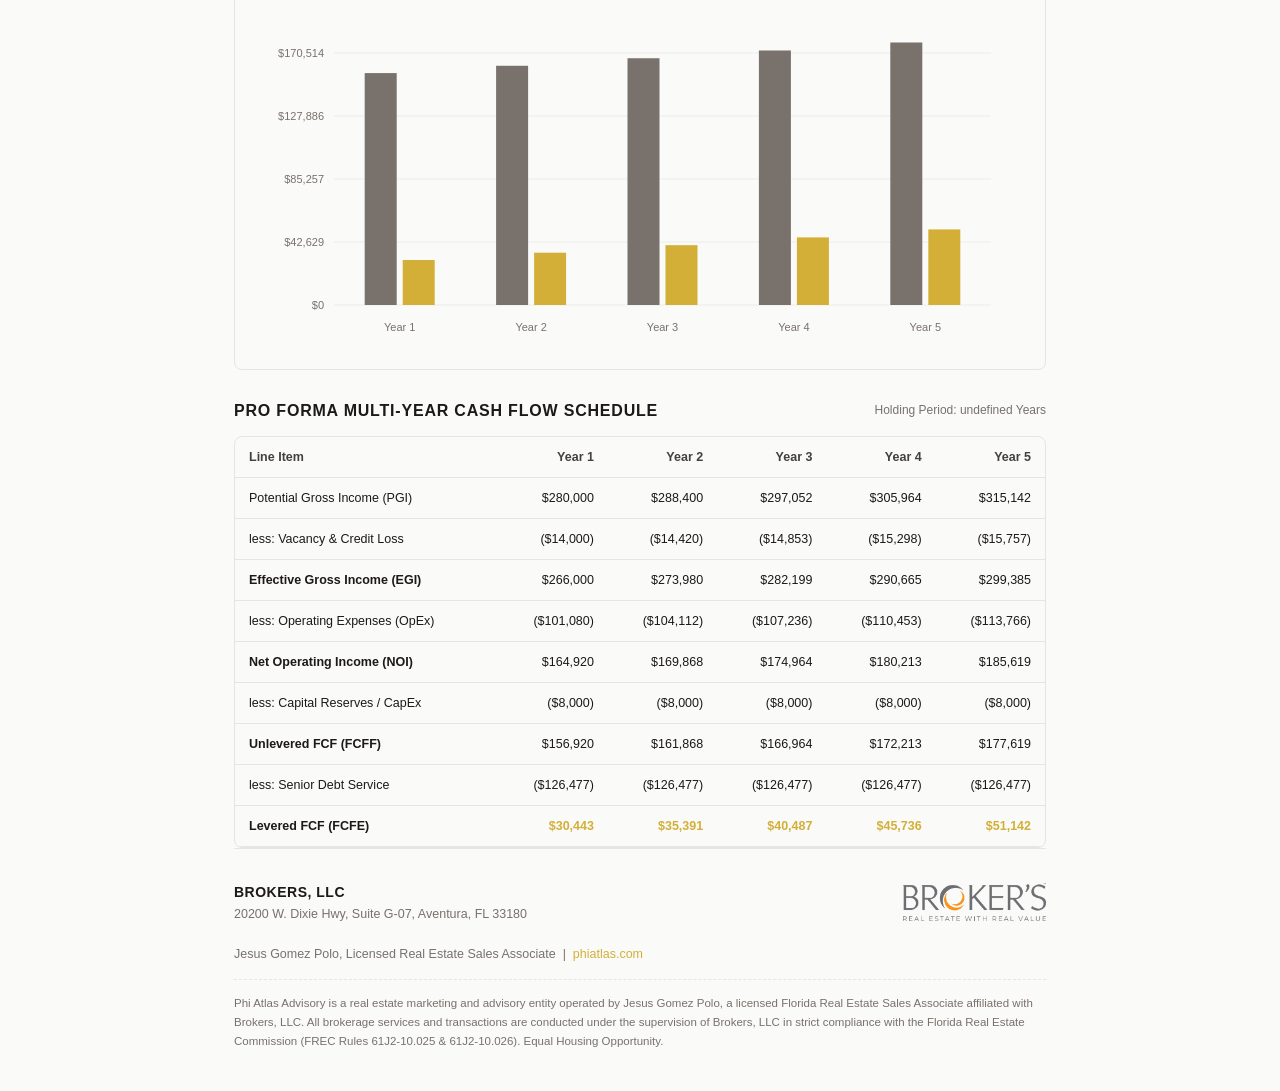
<file: tools/property-valuation/index.html>
<!DOCTYPE html>
<html lang="en">
<head>
  <meta charset="UTF-8">
  <meta name="viewport" content="width=device-width, initial-scale=1.0">
  <title>Commercial Property DCF &amp; Valuation Engine | Phi Atlas Advisory</title>
  <meta name="description" content="Commercial real estate discounted cash flow (DCF) modeling: evaluate unlevered (FCFF) vs. levered (FCFE) cash flows, internal rate of return (IRR), equity multiples, and residual capital values.">

  <!-- Favicon Suite -->
  <link rel="icon" href="/favicon.ico" sizes="any">
  <link rel="icon" type="image/svg+xml" href="/favicon.svg">
  <link rel="icon" type="image/png" sizes="32x32" href="/favicon-32x32.png">
  <link rel="apple-touch-icon" sizes="180x180" href="/apple-touch-icon.png">
  <link rel="manifest" href="/site.webmanifest">

  <!-- Modular Stylesheets -->
  <link rel="stylesheet" href="/css/base.css">
  <link rel="stylesheet" href="/css/components/calculator.css">
  <script src="/js/components/site-layout.js" defer></script>
</head>
<body>

  <div class="container">
    
    <!-- LINE 1: PERSISTENT SITE-WIDE HEADER -->
    <site-header></site-header>

    <!-- LINE 2: PERSISTENT STRATEGY SUBNAV -->
    <nav class="subnav-bar" aria-label="Strategy Navigation">
      <a href="/strategy" class="subnav-link">Methodology</a>
      <a href="/tools" class="subnav-link active">Tools</a>
    </nav>

    <!-- CALCULATOR ENGINE -->
    <main>
      <div style="margin-bottom: 28px;">
        <h1 style="font-size: 24px; font-weight: 700; margin-bottom: 6px;">Commercial DCF &amp; Valuation Engine</h1>
        <p class="lead-text" style="margin-bottom: 0; font-size: 15px;">
          Model asset-level enterprise yield (Unlevered FCF / FCFF) alongside equity sponsor yield (Levered FCF / FCFE), quantifying going-in capitalization rates, terminal residual pricing, and hurdle returns.
        </p>
      </div>

      <div class="calc-grid">
        
        <!-- INPUTS PANEL -->
        <div class="calc-panel">
          <h2>Property &amp; Operating Assumptions</h2>
          
          <div class="form-group">
            <label for="purchasePrice">Acquisition Price ($)</label>
            <input type="number" id="purchasePrice" value="2500000" step="25000">
          </div>

          <div style="display: grid; grid-template-columns: 1fr 1fr; gap: 12px;">
            <div class="form-group">
              <label for="potentialGrossIncome">Year 1 Gross Income (PGI) ($)</label>
              <input type="number" id="potentialGrossIncome" value="280000" step="5000">
            </div>
            <div class="form-group">
              <label for="vacancyRate">Vacancy &amp; Credit Loss (%)</label>
              <input type="number" id="vacancyRate" value="5.0" step="0.5" min="0" max="100">
            </div>
          </div>

          <div style="display: grid; grid-template-columns: 1fr 1fr; gap: 12px;">
            <div class="form-group">
              <label for="opexRatio">Operating Expense Ratio (%)</label>
              <input type="number" id="opexRatio" value="38.0" step="0.5" min="0" max="100">
            </div>
            <div class="form-group">
              <label for="capitalReserves">Annual CapEx / Reserves ($)</label>
              <input type="number" id="capitalReserves" value="8000" step="500">
            </div>
          </div>

          <div style="display: grid; grid-template-columns: 1fr 1fr; gap: 12px;">
            <div class="form-group">
              <label for="annualRentGrowth">Annual Rent Growth (%)</label>
              <input type="number" id="annualRentGrowth" value="3.0" step="0.25">
            </div>
            <div class="form-group">
              <label for="holdPeriod">Hold Period (Years)</label>
              <select id="holdPeriod">
                <option value="3">3 Years</option>
                <option value="5" selected>5 Years</option>
                <option value="7">7 Years</option>
                <option value="10">10 Years</option>
              </select>
            </div>
          </div>

          <h2 style="margin-top: 24px;">Capital Structure &amp; Exit</h2>

          <div style="display: grid; grid-template-columns: 1fr 1fr; gap: 12px;">
            <div class="form-group">
              <label for="ltvPercent">Loan-to-Value (LTV) (%)</label>
              <input type="number" id="ltvPercent" value="65.0" step="1" min="0" max="95">
            </div>
            <div class="form-group">
              <label for="mortgageRate">Interest Rate (%)</label>
              <input type="number" id="mortgageRate" value="6.75" step="0.125">
            </div>
          </div>

          <div style="display: grid; grid-template-columns: 1fr 1fr; gap: 12px;">
            <div class="form-group">
              <label for="exitCapRate">Exit Capitalization Rate (%)</label>
              <input type="number" id="exitCapRate" value="6.25" step="0.125">
            </div>
            <div class="form-group">
              <label for="unleveredDiscountRate">Asset Hurdle Rate (WACC) (%)</label>
              <input type="number" id="unleveredDiscountRate" value="8.0" step="0.25">
            </div>
          </div>
        </div>

        <!-- PERFORMANCE OUTPUTS PANEL -->
        <div class="calc-panel">
          <h2>Investment Performance Summary</h2>

          <div class="kpi-matrix">
            <div class="kpi-card">
              <div class="kpi-label">Going-In Cap Rate</div>
              <div class="kpi-val" id="dispGoingInCap">0.00%</div>
            </div>
            <div class="kpi-card">
              <div class="kpi-label">Year 1 Net Operating Income</div>
              <div class="kpi-val" id="dispYear1Noi">$0</div>
            </div>
            <div class="kpi-card">
              <div class="kpi-label">Unlevered IRR (Asset)</div>
              <div class="kpi-val" id="dispUnleveredIrr">0.0%</div>
            </div>
            <div class="kpi-card">
              <div class="kpi-label">Levered IRR (Equity)</div>
              <div class="kpi-val highlight" id="dispLeveredIrr">0.0%</div>
            </div>
            <div class="kpi-card">
              <div class="kpi-label">Equity Multiple (MOIC)</div>
              <div class="kpi-val highlight" id="dispEquityMultiple">0.00x</div>
            </div>
            <div class="kpi-card">
              <div class="kpi-label">Yr 1 Cash-on-Cash</div>
              <div class="kpi-val" id="dispCashOnCash">0.00%</div>
            </div>
          </div>

          <div style="margin-top: 20px;">
            <button id="btnExportCsv" class="btn btn-gold" style="width: 100%; border: none; cursor: pointer; padding: 12px; font-weight: 600; border-radius: 6px; background: var(--color-gold); color: #000;">
              Export Pro Forma &amp; DCF (.CSV / Excel)
            </button>
          </div>
        </div>

      </div>

      <!-- REGULATORY & NON-ADVISORY COMPLIANCE NOTICE -->
      <section class="compliance-callout-card">
        <div class="compliance-badge">Important Regulatory &amp; Financial Disclosures</div>
        <p>
          <strong>Informational &amp; Analytical Simulation Only:</strong> This Commercial Property DCF &amp; Valuation Engine is designed exclusively for educational, hypothetical screening, and high-level financial modeling purposes. It does not constitute a certified real estate appraisal, a formal property valuation, an underwriting commitment, or an offer of syndication/securities pursuant to SEC regulations.
        </p>
        <p>
          <strong>Professional Licensing Scope:</strong> Jesus Gomez Polo is a licensed Florida Real Estate Sales Associate affiliated with Brokers, LLC, and is not a licensed Certified General Appraiser, Mortgage Loan Originator (MLO), registered investment advisor (RIA), Certified Financial Planner (CFP), or Certified Public Accountant (CPA). Nothing contained herein constitutes investment advice, tax counseling, or legal representation.
        </p>
        <p style="margin-bottom: 0;">
          <strong>Model Sensitivity &amp; Projections:</strong> Discounted cash flow outputs, terminal exit capitalization prices, and internal rates of return (IRR) are forward-looking estimations dependent entirely upon user-supplied baseline parameters. They do not account for environmental liabilities, structural deferred maintenance, uncollected bad debt, local regulatory zoning changes, or future macroeconomic volatility. Investors must conduct independent due diligence with certified legal, appraisal, engineering, and tax counsel.
        </p>
      </section>

      <!-- VISUAL ANALYSIS SUITE -->
      <section class="chart-card">
        <div class="chart-header">
          <div class="chart-title-group">
            <span class="chart-title" id="chartViewTitle">Cash Flow Trajectory</span>
            <span class="chart-subtitle" id="chartViewSubtitle">Annual Unlevered (FCFF) vs. Levered (FCFE) Distributions</span>
          </div>
          <div class="chart-view-toggle">
            <button type="button" class="toggle-btn active" id="btnViewCashFlows">Annual Distributions</button>
            <button type="button" class="toggle-btn" id="btnViewExitCapital">Exit Capital Stack</button>
          </div>
        </div>

        <!-- Analytical Matrix Strip -->
        <div class="capital-interest-summary">
          <div class="cis-item">
            <span class="cis-label">Initial Equity Required</span>
            <span class="cis-value" id="summaryInitialEquity">$0</span>
          </div>
          <div class="cis-item">
            <span class="cis-label">Senior Debt Sized</span>
            <span class="cis-value" id="summaryDebt">$0</span>
          </div>
          <div class="cis-item">
            <span class="cis-label">Gross Exit Value</span>
            <span class="cis-value gold" id="summaryGrossExit">$0</span>
          </div>
          <div class="cis-item">
            <span class="cis-label">Net Equity At Disposition</span>
            <span class="cis-value gold" id="summaryNetEquityExit">$0</span>
          </div>
        </div>

        <!-- Dynamic Legend -->
        <div class="chart-legend" id="chartLegend"></div>

        <!-- 380px Canvas Frame -->
        <div class="canvas-container">
          <canvas id="dcfCanvas"></canvas>
        </div>
      </section>

      <!-- PRO FORMA ANNUAL STATEMENT TABLE -->
      <section>
        <div style="display: flex; justify-content: space-between; align-items: center; margin-bottom: 12px;">
          <h2 style="font-size: 16px; font-weight: 700; text-transform: uppercase; letter-spacing: 0.8px;">Pro Forma Multi-Year Cash Flow Schedule</h2>
          <span style="font-size: 12px; color: var(--text-muted);" id="proFormaPeriodLabel">Holding Period</span>
        </div>
        
        <div class="table-wrapper">
          <table class="data-table">
            <thead>
              <tr>
                <th style="text-align: left;">Line Item</th>
                <!-- Populated dynamically across holding years -->
              </tr>
            </thead>
            <tbody id="proFormaBody"></tbody>
          </table>
        </div>
      </section>
    </main>

    <!-- FREC FOOTER -->
    <site-footer></site-footer>

  </div>

  <!-- APPLICATION CONTROLLER MODULE -->
  <script type="module" src="/js/controllers/dcf-controller.js"></script>
</body>
</html>
</file>
<file: css/base.css>
/* ==========================================================================
   Phi Atlas Advisory - Foundation (base.css)
   Strictly Foundation: Tokens, Typography, Layout, Navigation, FREC Footer
   ========================================================================== */

:root {
  --color-gold: #D4AF37;
  --color-ochre: #9C784A;

  --bg-canvas: #FAFAF9;
  --bg-surface: #FFFFFF;
  --border-subtle: #E7E5E4;
  --border-card: #D6D3D1;
  --text-primary: #1C1917;
  --text-secondary: #44403C;
  --text-muted: #78716C;
  --logo-primary: #1C1917;
  --btn-outline-border: #D6D3D1;
}

@media (prefers-color-scheme: dark) {
  :root {
    --bg-canvas: #131110;
    --bg-surface: #1C1917;
    --border-subtle: #292524;
    --border-card: #44403C;
    --text-primary: #F5F5F4;
    --text-secondary: #D6D3D1;
    --text-muted: #A8A29E;
    --logo-primary: #FFFFFF;
    --btn-outline-border: #44403C;
  }
}

* {
  box-sizing: border-box;
  margin: 0;
  padding: 0;
}

html {
  scroll-behavior: smooth;
}

body {
  font-family: -apple-system, BlinkMacSystemFont, 'Segoe UI', Roboto, Helvetica, Arial, sans-serif;
  background-color: var(--bg-canvas);
  color: var(--text-primary);
  line-height: 1.6;
  display: flex;
  flex-direction: column;
  min-height: 100vh;
  transition: background-color 0.25s ease, color 0.25s ease;
}

.container {
  max-width: 860px;
  margin: 0 auto;
  padding: 48px 24px 40px;
  flex: 1;
  width: 100%;
}

/* Page Section Titles & Subheadings */
.page-title {
  font-size: 24px;
  font-weight: 700;
  margin-bottom: 12px;
  color: var(--text-primary);
}

.lead-text {
  font-size: 17px;
  color: var(--text-secondary);
  margin-bottom: 36px;
  font-weight: 400;
  line-height: 1.65;
}

.lead-text strong {
  color: var(--text-primary);
  font-weight: 600;
}

/* Header & Line 1 Navigation */
header {
  border-bottom: 1px solid var(--border-subtle);
  padding-bottom: 24px;
  margin-bottom: 32px;
}

.header-nav {
  display: flex;
  justify-content: space-between;
  align-items: center;
  flex-wrap: nowrap;
  gap: 14px;
}

.brand-identity {
  display: flex;
  align-items: center;
  gap: 14px;
  text-decoration: none;
  flex-shrink: 0;
}

.brand-mark {
  width: 52px;
  height: 52px;
  flex-shrink: 0;
}

.brand-text {
  display: flex;
  flex-direction: column;
}

.brand-title {
  font-size: 20px;
  font-weight: 700;
  letter-spacing: 1.8px;
  color: var(--text-primary);
  text-transform: uppercase;
  line-height: 1.15;
}

.brand-subtitle {
  font-size: 10.5px;
  letter-spacing: 1.8px;
  color: var(--color-gold);
  text-transform: uppercase;
  font-weight: 600;
  margin-top: 4px;
}

.nav-links {
  display: flex;
  align-items: center;
  gap: 18px;
  list-style: none;
}

.nav-link {
  font-size: 13px;
  font-weight: 600;
  letter-spacing: 0.7px;
  text-transform: uppercase;
  color: var(--text-secondary);
  text-decoration: none;
  transition: color 0.2s ease;
}

.nav-link:hover,
.nav-link.active {
  color: var(--color-gold);
}

.broker-header-lockup {
  display: flex;
  flex-direction: column;
  align-items: flex-end;
  gap: 4px;
  border-left: 1px solid var(--border-subtle);
  padding-left: 16px;
  flex-shrink: 0;
}

.broker-header-label {
  font-size: 9px;
  letter-spacing: 1.2px;
  text-transform: uppercase;
  color: var(--text-muted);
  font-weight: 600;
}

.broker-logo-header {
  height: 32px;
  width: auto;
  display: block;
  object-fit: contain;
}

@media (prefers-color-scheme: dark) {
  .broker-logo-header {
    filter: brightness(1.15);
  }
}

/* Line 2: Contextual Two-Tier Sub-Navigation */
.subnav-bar {
  display: flex;
  align-items: center;
  gap: 28px;
  border-bottom: 1px solid var(--border-subtle);
  margin-top: -16px;
  margin-bottom: 36px;
  padding-bottom: 12px;
  overflow-x: auto;
}

.subnav-link {
  font-size: 12.5px;
  font-weight: 600;
  text-transform: uppercase;
  letter-spacing: 0.9px;
  color: var(--text-muted);
  text-decoration: none;
  padding-bottom: 4px;
  border-bottom: 2px solid transparent;
  white-space: nowrap;
  transition: color 0.2s ease, border-color 0.2s ease;
}

.subnav-link:hover {
  color: var(--text-primary);
}

.subnav-link.active {
  color: var(--color-gold);
  border-bottom-color: var(--color-gold);
}

/* Shared Reusable Surfaces */
.surface-card {
  background-color: var(--bg-surface);
  border: 1px solid var(--border-subtle);
  border-radius: 12px;
  box-shadow: 0 4px 18px rgba(0, 0, 0, 0.02);
}

.surface-card-accent {
  background-color: var(--bg-surface);
  border: 1px solid var(--border-subtle);
  border-left: 4px solid var(--color-gold);
  border-radius: 0 10px 10px 0;
  box-shadow: 0 2px 10px rgba(0, 0, 0, 0.02);
}

/* Button & Action Primitives */
.btn {
  display: inline-flex;
  align-items: center;
  justify-content: center;
  padding: 12px 22px;
  font-size: 13.5px;
  font-weight: 600;
  letter-spacing: 0.5px;
  text-decoration: none;
  border-radius: 4px;
  transition: all 0.2s ease;
}

.btn-gold {
  background-color: var(--color-gold);
  color: #1C1917;
}

.btn-gold:hover {
  background-color: #E2BC44;
  transform: translateY(-1px);
}

.btn-outline {
  border: 1px solid var(--btn-outline-border);
  color: var(--text-primary);
  background-color: var(--bg-surface);
}

.btn-outline:hover {
  border-color: var(--color-gold);
  color: var(--color-gold);
  transform: translateY(-1px);
}

.btn-block {
  width: 100%;
}

.action-links {
  display: flex;
  flex-wrap: wrap;
  gap: 14px;
  margin-top: 24px;
  margin-bottom: 48px;
}

/* Section Dividers */
.section-bridge {
  margin-top: 48px;
  margin-bottom: 48px;
  border-top: 1px solid var(--border-subtle);
  padding-top: 36px;
}

.section-bridge-title {
  font-size: 18px;
  font-weight: 700;
  color: var(--text-primary);
  margin-bottom: 8px;
}

.section-bridge-desc {
  font-size: 14.5px;
  color: var(--text-secondary);
}

/* FREC Statutory Footer */
footer {
  border-top: 1px solid var(--border-subtle);
  padding-top: 32px;
  font-size: 12.5px;
  color: var(--text-muted);
  line-height: 1.65;
}

.footer-brand-strip {
  display: flex;
  justify-content: space-between;
  align-items: center;
  flex-wrap: wrap;
  gap: 16px;
  margin-bottom: 20px;
}

.footer-broker-logo {
  height: 38px;
  width: auto;
  display: block;
}

.footer-brokerage-title {
  font-weight: 700;
  color: var(--text-primary);
  font-size: 14px;
  text-transform: uppercase;
  letter-spacing: 0.5px;
}

.footer-compliance-text {
  font-size: 11.5px;
  color: var(--text-muted);
  margin-top: 14px;
  padding-top: 14px;
  border-top: 1px dashed var(--border-subtle);
}

.footer-links a {
  color: var(--color-gold);
  text-decoration: none;
}

.footer-links a:hover {
  text-decoration: underline;
}

@media (max-width: 640px) {
  .header-nav {
    flex-direction: column;
    align-items: flex-start;
    flex-wrap: wrap;
  }
  .nav-links {
    width: 100%;
    justify-content: flex-start;
    gap: 16px;
    padding: 8px 0;
  }
  .broker-header-lockup {
    border-left: none;
    padding-left: 0;
    align-items: flex-start;
  }
  .action-links {
    flex-direction: column;
  }
  .btn {
    width: 100%;
  }
}
</file>
<file: css/components/cards.css>
/* ==========================================================================
   Card Components (cards.css)
   Cohesive card models for editorial content and publication guides
   ========================================================================== */

/* Editorial Content Card (Overview / Strategy) */
.card {
  background-color: var(--bg-surface);
  border: 1px solid var(--border-subtle);
  border-left: 4px solid var(--color-gold);
  border-radius: 0 8px 8px 0;
  padding: 28px;
  margin-bottom: 40px;
  box-shadow: 0 2px 10px rgba(0, 0, 0, 0.02);
}

.card h2 {
  font-size: 16px;
  color: var(--color-gold);
  letter-spacing: 1px;
  text-transform: uppercase;
  margin-bottom: 18px;
  font-weight: 700;
}

.card ul {
  list-style: none;
}

.card li {
  margin-bottom: 14px;
  font-size: 15px;
  color: var(--text-secondary);
  padding-left: 20px;
  position: relative;
  line-height: 1.6;
}

.card li::before {
  content: "▪";
  color: var(--color-gold);
  position: absolute;
  left: 0;
  top: -1px;
  font-size: 14px;
}

.card li:last-child {
  margin-bottom: 0;
}

.card strong {
  color: var(--text-primary);
  font-weight: 600;
}

/* Publication Guide Cards (Resources) */
.guide-card {
  background-color: var(--bg-surface);
  border: 1px solid var(--border-subtle);
  border-radius: 12px;
  padding: 24px;
  display: flex;
  flex-direction: column;
  justify-content: space-between;
  margin-bottom: 24px;
  box-shadow: 0 4px 18px rgba(0, 0, 0, 0.02);
  transition: transform 0.2s ease, border-color 0.2s ease;
}

.guide-card:hover {
  transform: translateY(-2px);
  border-color: var(--color-gold);
}

.guide-meta-tag {
  display: inline-block;
  font-size: 11px;
  text-transform: uppercase;
  letter-spacing: 1px;
  color: var(--color-gold);
  font-weight: 700;
  margin-bottom: 6px;
}

.guide-title {
  font-size: 18px;
  font-weight: 700;
  color: var(--text-primary);
  line-height: 1.35;
  margin-bottom: 8px;
}

.guide-description {
  font-size: 14px;
  color: var(--text-secondary);
  line-height: 1.6;
  margin-bottom: 20px;
}

.guide-actions {
  padding-top: 16px;
  border-top: 1px solid var(--border-subtle);
}

.guide-btn-single {
  display: inline-flex;
  align-items: center;
  justify-content: center;
  padding: 11px 20px;
  font-size: 12.5px;
  font-weight: 700;
  letter-spacing: 0.8px;
  text-transform: uppercase;
  text-decoration: none;
  background-color: var(--color-gold);
  color: #1C1917;
  border-radius: 6px;
  transition: background-color 0.2s ease;
}

.guide-btn-single:hover {
  background-color: #E2BC44;
}
</file>
<file: css/components/connect.css>
/* ==========================================================================
   Connect / Digital Business Card Component (connect.css)
   Scoped specifically to /connect/index.html
   ========================================================================== */

.connect-container {
  max-width: 480px;
  width: 100%;
  margin: 0 auto;
}

/* Digital Bizcard Profile Lockup */
.bizcard {
  border-radius: 14px;
  overflow: hidden;
  margin-bottom: 24px;
}

.bizcard-header {
  background: linear-gradient(135deg, #1C1917 0%, #292524 100%);
  padding: 36px 20px 24px;
  text-align: center;
}

.avatar-wrapper {
  width: 108px;
  height: 108px;
  border-radius: 50%;
  border: 3px solid var(--color-gold);
  margin: 0 auto 16px;
  overflow: hidden;
  background-color: #1C1917;
  box-shadow: 0 4px 14px rgba(0, 0, 0, 0.3);
}

.avatar-img {
  width: 100%;
  height: 100%;
  object-fit: cover;
  display: block;
}

.profile-name {
  color: #FFFFFF;
  font-size: 21px;
  font-weight: 700;
  letter-spacing: 0.5px;
  margin-bottom: 4px;
}

.profile-title {
  color: var(--color-gold);
  font-size: 12px;
  text-transform: uppercase;
  letter-spacing: 1.2px;
  font-weight: 600;
}

.profile-sub {
  color: #A8A29E;
  font-size: 12.5px;
  margin-top: 4px;
}

/* Quick Action Circle Buttons */
.quick-actions {
  display: flex;
  justify-content: space-around;
  padding: 20px 10px;
  border-bottom: 1px solid var(--border-subtle);
  background-color: var(--bg-surface);
}

.action-btn {
  display: flex;
  flex-direction: column;
  align-items: center;
  gap: 6px;
  text-decoration: none;
  color: var(--text-secondary);
  font-size: 11px;
  font-weight: 600;
  background: none;
  border: none;
  cursor: pointer;
  font-family: inherit;
}

.action-circle-icon {
  width: 44px;
  height: 44px;
  border-radius: 50%;
  object-fit: contain;
  display: block;
  transition: transform 0.2s ease;
}

.action-btn:hover .action-circle-icon {
  transform: translateY(-2px) scale(1.04);
}

/* CTA Container */
.cta-container {
  padding: 16px 20px;
  background-color: var(--bg-surface);
  border-bottom: 1px solid var(--border-subtle);
}

/* Links List */
.links-list {
  padding: 16px 20px;
  display: flex;
  flex-direction: column;
  gap: 10px;
}

.biz-link-row {
  display: flex;
  align-items: center;
  justify-content: space-between;
  padding: 12px 14px;
  background-color: var(--bg-canvas);
  border: 1px solid var(--border-subtle);
  border-radius: 8px;
  text-decoration: none;
  color: inherit;
  transition: all 0.2s ease;
}

.biz-link-row:hover {
  border-color: var(--color-gold);
  transform: translateX(2px);
}

.link-left {
  display: flex;
  align-items: center;
  gap: 14px;
}

.link-badge-icon {
  width: 38px;
  height: 38px;
  object-fit: contain;
  flex-shrink: 0;
  display: block;
}

.link-text-title {
  font-size: 13.5px;
  font-weight: 600;
  color: var(--text-primary);
}

.link-text-sub {
  font-size: 11.5px;
  color: var(--text-muted);
  word-break: break-all;
}

.link-arrow {
  color: var(--color-gold);
  font-size: 14px;
  font-weight: 700;
  margin-left: 8px;
}

/* Calendar Card */
.calendar-card {
  padding: 24px 20px;
  margin-bottom: 24px;
}

.calendar-card h3 {
  font-size: 15px;
  color: var(--color-gold);
  letter-spacing: 0.8px;
  text-transform: uppercase;
  font-weight: 700;
  margin-bottom: 6px;
}

.calendar-card p {
  font-size: 12.5px;
  color: var(--text-secondary);
  margin-bottom: 16px;
}

.calendar-frame-box {
  width: 100%;
  height: 540px;
  border-radius: 6px;
  border: 1px solid var(--border-subtle);
  overflow: hidden;
  background-color: #FFFFFF;
}

.calendar-frame {
  width: 100%;
  height: 100%;
  border: none;
}

/* QR Code Section */
.qr-share-card {
  padding: 28px 20px;
  text-align: center;
  margin-bottom: 32px;
  display: flex;
  flex-direction: column;
  align-items: center;
}

.qr-frame-box {
  width: 170px;
  height: 170px;
  padding: 10px;
  background-color: #FFFFFF;
  border: 1.5px solid var(--color-gold);
  border-radius: 12px;
  box-shadow: 0 6px 18px rgba(0, 0, 0, 0.06);
  margin-bottom: 16px;
}

.qr-image {
  width: 100%;
  height: 100%;
  object-fit: contain;
  display: block;
}

.qr-title {
  font-size: 14px;
  font-weight: 700;
  color: var(--text-primary);
  letter-spacing: 0.5px;
  text-transform: uppercase;
  margin-bottom: 4px;
}

.qr-subtitle {
  font-size: 12px;
  color: var(--text-muted);
  max-width: 320px;
}

/* Modal Overlay */
.modal-overlay {
  position: fixed;
  top: 0;
  left: 0;
  width: 100vw;
  height: 100vh;
  background-color: rgba(19, 17, 16, 0.85);
  backdrop-filter: blur(6px);
  display: flex;
  align-items: center;
  justify-content: center;
  z-index: 1000;
  opacity: 0;
  visibility: hidden;
  transition: opacity 0.25s ease, visibility 0.25s ease;
  padding: 20px;
}

.modal-overlay.active {
  opacity: 1;
  visibility: visible;
}

.modal-window {
  background-color: var(--bg-surface);
  border: 1.5px solid var(--color-gold);
  border-radius: 16px;
  padding: 32px 24px 28px;
  max-width: 340px;
  width: 100%;
  text-align: center;
  position: relative;
  box-shadow: 0 20px 40px rgba(0, 0, 0, 0.4);
  transform: scale(0.92);
  transition: transform 0.25s ease;
}

.modal-overlay.active .modal-window {
  transform: scale(1);
}

.modal-close {
  position: absolute;
  top: 12px;
  right: 14px;
  background: none;
  border: none;
  font-size: 24px;
  line-height: 1;
  color: var(--text-muted);
  cursor: pointer;
  transition: color 0.2s ease;
}

.modal-close:hover {
  color: var(--color-gold);
}

.modal-qr-frame {
  width: 200px;
  height: 200px;
  margin: 0 auto 18px;
  padding: 10px;
  background-color: #FFFFFF;
  border: 1px solid var(--border-subtle);
  border-radius: 12px;
}

.modal-title {
  font-size: 15px;
  font-weight: 700;
  color: var(--text-primary);
  text-transform: uppercase;
  letter-spacing: 0.6px;
  margin-bottom: 6px;
}

.modal-sub {
  font-size: 12px;
  color: var(--text-muted);
  line-height: 1.4;
}
</file>
<file: css/components/listings.css>
/* ==========================================================================
   Listings Component Styles (Delta for Listings Page)
   Uses strictly the design tokens defined in /css/base.css
   ========================================================================== */

.listings-eyebrow {
  display: inline-block;
  font-size: 11px;
  font-weight: 700;
  letter-spacing: 1px;
  text-transform: uppercase;
  color: var(--color-gold);
  margin-bottom: 6px;
}

.idx-frame-card {
  width: 100%;
  background-color: #ffffff;
  border: 1px solid var(--border-subtle);
  border-radius: 10px;
  overflow: hidden;
  box-shadow: 0 2px 10px rgba(0, 0, 0, 0.02);
  margin-bottom: 48px;
}

/* Clips the Matrix vendor toolbar ("Print HTML") while keeping the listings grid intact */
.idx-viewport {
  width: 100%;
  height: 1100px;
  overflow: hidden;
  position: relative;
  background-color: #ffffff;
}

.idx-viewport iframe {
  width: 100%;
  height: 1165px;
  border: none;
  display: block;
  background-color: #ffffff;
  margin-top: -62px;
}
</file>
<file: css/components/resources.css>
/* ==========================================================================
   Resources Component (resources.css)
   Scoped to publication guides, book covers, and resource downloads
   ========================================================================== */

.resources-header-intro {
  margin-bottom: 36px;
}

.resources-title {
  font-size: 26px;
  font-weight: 700;
  margin-bottom: 8px;
  color: var(--text-primary);
}

.resources-grid {
  display: grid;
  grid-template-columns: repeat(auto-fit, minmax(320px, 1fr));
  gap: 24px;
  margin-bottom: 48px;
}

.guide-card {
  padding: 24px;
  display: flex;
  flex-direction: column;
  justify-content: space-between;
  margin-bottom: 24px;
  transition: transform 0.2s ease, border-color 0.2s ease;
}

.guide-card:hover {
  transform: translateY(-2px);
  border-color: var(--color-gold);
}

.guide-header-layout {
  display: flex;
  gap: 18px;
  align-items: flex-start;
  margin-bottom: 14px;
}

.guide-cover-box {
  width: 82px;
  height: 112px;
  flex-shrink: 0;
  background-color: #1C1917;
  border: 1px solid var(--border-subtle);
  border-radius: 6px;
  overflow: hidden;
  box-shadow: 0 4px 10px rgba(0, 0, 0, 0.15);
}

.guide-cover-img {
  width: 100%;
  height: 100%;
  object-fit: cover;
  display: block;
}

.guide-meta-tag {
  display: inline-block;
  font-size: 11px;
  text-transform: uppercase;
  letter-spacing: 1px;
  color: var(--color-gold);
  font-weight: 700;
  margin-bottom: 6px;
}

.guide-title {
  font-size: 17px;
  font-weight: 700;
  color: var(--text-primary);
  line-height: 1.35;
}

.guide-description {
  font-size: 13.5px;
  color: var(--text-secondary);
  line-height: 1.6;
  margin-bottom: 20px;
  flex-grow: 1;
}

.guide-actions {
  padding-top: 16px;
  border-top: 1px solid var(--border-subtle);
}

@media (max-width: 480px) {
  .resources-grid {
    grid-template-columns: 1fr;
  }
}
</file>
<file: css/components/launchpad.css>
/* ==========================================================================
   Fiori Launchpad Matrix Component (launchpad.css)
   Scoped strictly to the /tools workspace portal
   ========================================================================== */

.launchpad-matrix {
  display: grid;
  grid-template-columns: repeat(auto-fill, minmax(260px, 1fr));
  gap: 20px;
  margin-top: 28px;
  margin-bottom: 48px;
}

.fiori-tile {
  background-color: var(--bg-surface);
  border: 1px solid var(--border-subtle);
  border-radius: 10px;
  padding: 20px;
  display: flex;
  flex-direction: column;
  justify-content: space-between;
  min-height: 190px;
  text-decoration: none;
  color: inherit;
  box-shadow: 0 2px 8px rgba(0, 0, 0, 0.03);
  transition: transform 0.2s ease, border-color 0.2s ease, box-shadow 0.2s ease;
  position: relative;
}

.fiori-tile:hover:not(.tile-disabled) {
  transform: translateY(-3px);
  border-color: var(--color-gold);
  box-shadow: 0 8px 20px rgba(0, 0, 0, 0.06);
}

.tile-top {
  display: flex;
  flex-direction: column;
  gap: 6px;
}

.tile-header-row {
  display: flex;
  justify-content: space-between;
  align-items: center;
}

.tile-category {
  font-size: 10.5px;
  font-weight: 700;
  text-transform: uppercase;
  letter-spacing: 0.8px;
  color: var(--color-gold);
}

.tile-type-tag {
  font-size: 9.5px;
  font-weight: 700;
  text-transform: uppercase;
  letter-spacing: 0.6px;
  padding: 2px 6px;
  border-radius: 4px;
  background-color: var(--bg-canvas);
  border: 1px solid var(--border-subtle);
  color: var(--text-muted);
}

.tile-title {
  font-size: 15px;
  font-weight: 700;
  color: var(--text-primary);
  line-height: 1.3;
  margin-top: 4px;
}

.tile-desc {
  font-size: 12px;
  color: var(--text-secondary);
  line-height: 1.5;
  margin-top: 4px;
}

.tile-bottom {
  margin-top: 18px;
  padding-top: 12px;
  border-top: 1px solid var(--border-subtle);
  display: flex;
  justify-content: space-between;
  align-items: center;
  font-size: 11.5px;
  font-weight: 600;
  color: var(--color-gold);
}

.tile-action-icon {
  font-size: 13px;
  transition: transform 0.2s ease;
}

.fiori-tile:hover:not(.tile-disabled) .tile-action-icon {
  transform: translateX(3px);
}

.tile-disabled {
  opacity: 0.55;
  cursor: not-allowed;
}

.tile-disabled .tile-bottom {
  color: var(--text-muted);
}
</file>
<file: css/components/calculator.css>
/* Calculator Component Layout & Panels */
.calc-grid {
  display: grid;
  grid-template-columns: 1fr 1fr;
  gap: 24px;
  margin-bottom: 24px;
}

@media (max-width: 860px) {
  .calc-grid {
    grid-template-columns: 1fr;
  }
}

.calc-panel {
  background: var(--surface-card);
  border: 1px solid var(--border-subtle);
  border-radius: 8px;
  padding: 24px;
}

.calc-panel h2 {
  font-size: 15px;
  font-weight: 700;
  text-transform: uppercase;
  letter-spacing: 0.8px;
  color: var(--text-primary);
  margin-bottom: 18px;
}

/* Form Controls */
.form-group {
  margin-bottom: 16px;
}

.form-group label {
  display: block;
  font-size: 12.5px;
  color: var(--text-secondary);
  margin-bottom: 6px;
}

.form-group input,
.form-group select {
  width: 100%;
  padding: 10px 12px;
  background: var(--surface-bg, var(--bg-main));
  border: 1px solid var(--border-subtle);
  border-radius: 6px;
  color: var(--text-primary);
  font-size: 14px;
  font-family: inherit;
  box-sizing: border-box;
}

.form-group input:focus,
.form-group select:focus {
  outline: none;
  border-color: var(--color-gold);
}

/* KPI Matrix */
.kpi-matrix {
  display: grid;
  grid-template-columns: 1fr 1fr;
  gap: 12px;
}

.kpi-card {
  background: var(--surface-bg, var(--bg-main));
  border: 1px solid var(--border-subtle);
  border-radius: 6px;
  padding: 14px;
  display: flex;
  flex-direction: column;
  justify-content: space-between;

}

.kpi-label {
  font-size: 11.5px;
  color: var(--text-muted);
  text-transform: uppercase;
  letter-spacing: 0.5px;
  min-height: 2.4em;
  line-height: 1.2;
  display: flex;
  align-items: flex-start;
}

.kpi-val {
  font-size: 18px;
  font-weight: 700;
  color: var(--text-primary);
  margin-top: auto;
}
.kpi-val.highlight {
  color: var(--color-gold);
}

/* Statutory Compliance Callout Box */
.compliance-callout-card {
  background: var(--surface-card);
  border: 1px solid var(--border-subtle);
  border-left: 3px solid var(--color-gold);
  border-radius: 8px;
  padding: 20px 24px;
  font-size: 12px;
  line-height: 1.65;
  color: var(--text-secondary);
  margin-top: 24px;
  margin-bottom: 28px;
}

.compliance-badge {
  display: inline-block;
  font-size: 11px;
  font-weight: 700;
  text-transform: uppercase;
  letter-spacing: 0.8px;
  color: var(--color-gold);
  margin-bottom: 8px;
}

.compliance-callout-card strong {
  color: var(--text-primary);
}

.compliance-callout-card p + p {
  margin-top: 10px;
}

/* Chart Suite */
.chart-card {
  background: var(--surface-card);
  border: 1px solid var(--border-subtle);
  border-radius: 8px;
  padding: 24px;
  margin-bottom: 28px;
}

.chart-header {
  display: flex;
  justify-content: space-between;
  align-items: center;
  margin-bottom: 18px;
  flex-wrap: wrap;
  gap: 12px;
}

.chart-title {
  display: block;
  font-size: 15px;
  font-weight: 700;
  text-transform: uppercase;
  letter-spacing: 0.8px;
  color: var(--text-primary);
}

.chart-subtitle {
  display: block;
  font-size: 12px;
  color: var(--text-muted);
}

.chart-view-toggle {
  display: flex;
  background: var(--surface-bg, var(--bg-main));
  border: 1px solid var(--border-subtle);
  border-radius: 6px;
  padding: 3px;
  gap: 2px;
}

.toggle-btn {
  background: transparent;
  border: none;
  color: var(--text-secondary);
  font-size: 12px;
  font-weight: 600;
  padding: 6px 14px;
  border-radius: 4px;
  cursor: pointer;
  transition: all 0.15s ease;
}

.toggle-btn.active {
  background: var(--color-gold);
  color: #000;
}

.capital-interest-summary {
  display: grid;
  grid-template-columns: repeat(auto-fit, minmax(130px, 1fr));
  gap: 12px;
  padding: 14px;
  background: var(--surface-bg, var(--bg-main));
  border: 1px solid var(--border-subtle);
  border-radius: 6px;
  margin-bottom: 18px;
}

.cis-item {
  display: flex;
  flex-direction: column;
}

.cis-label {
  font-size: 11px;
  color: var(--text-muted);
  margin-bottom: 2px;
}

.cis-value {
  font-size: 15px;
  font-weight: 700;
  color: var(--text-primary);
}

.cis-value.gold {
  color: var(--color-gold);
}

.chart-legend {
  display: flex;
  gap: 18px;
  font-size: 12px;
  margin-bottom: 12px;
}

.legend-item {
  display: flex;
  align-items: center;
  gap: 6px;
}

.legend-swatch {
  width: 12px;
  height: 12px;
  border-radius: 2px;
  display: inline-block;
}

.canvas-container {
  width: 100%;
  height: 380px;
  position: relative;
}

.canvas-container canvas {
  width: 100%;
  height: 100%;
  display: block;
}

/* Schedule Table */
.table-wrapper {
  overflow-x: auto;
  border: 1px solid var(--border-subtle);
  border-radius: 8px;
  max-height: 480px;
  overflow-y: auto;
}

.data-table {
  width: 100%;
  border-collapse: collapse;
  font-size: 12.5px;
  text-align: right;
}

.data-table th,
.data-table td {
  padding: 10px 14px;
  border-bottom: 1px solid var(--border-subtle);
}

.data-table th {
  background: var(--surface-card);
  color: var(--text-secondary);
  font-weight: 600;
  position: sticky;
  top: 0;
  z-index: 1;
}

.data-table tr:hover td {
  background: var(--border-subtle);
}
</file>
